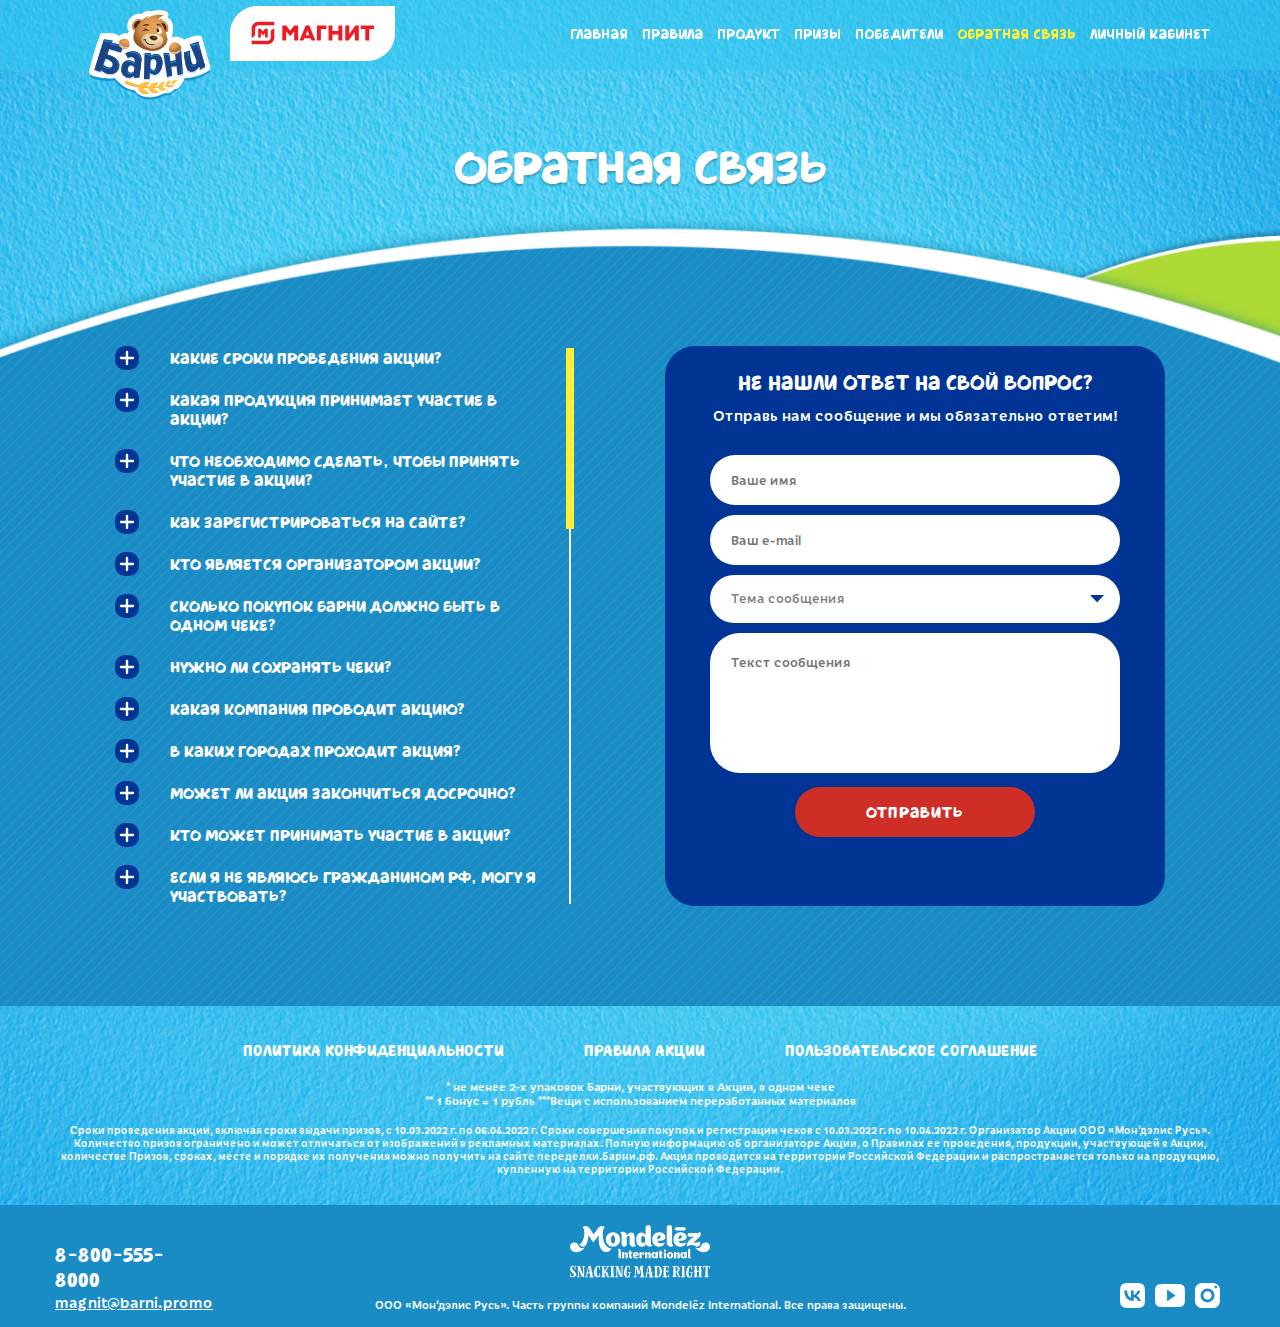
<file: faq.html>
<!DOCTYPE html>
<html lang="en">
<head>
	<meta charset="UTF-8">
	<title>Barni Eco</title>
	<meta http-equiv="X-UA-Compatible" content="IE=edge">
    <meta name="viewport" content="width=device-width, initial-scale=1.0, maximum-scale=1.0, minimum-scale=1.0, user-scalable=no">
    <meta name="format-detection" content="telephone=no">
    <link rel="icon" href="favicon.ico">
	<link rel="stylesheet" href="fonts/stylesheet.css">
	<link rel="stylesheet" href="libs/select2/select2.min.css">
	<link rel="stylesheet" href="libs/simplebar/simplebar.css">
	<link rel="stylesheet" href="css/styles.css">
	<!--[if lte IE 9]>
    <script src="http://phpbbex.com/oldies/oldies.js" charset="utf-8"></script>
    <script src="https://oss.maxcdn.com/html5shiv/3.7.3/html5shiv.min.js"></script>
    <script src="https://oss.maxcdn.com/respond/1.4.2/respond.min.js"></script>
    <![endif]-->
</head>
<body>
	<div class="wrapper">
		<div class="content">
			<header>
				<div class="menu">
					<a href="index.html" class="logo">
						<img src="img/logo.png" alt="">
					</a>
					<div class="logo-magnit"></div>
					<a href="#!" class="burger"></a>
					<nav class="menu-links">
						<a href="index.html" class="menu-link">Главная</a>
						<a href="#!" class="menu-link" target="_blank">Правила</a>
						<a href="product.html" class="menu-link">Продукт</a>
						<a href="prizes.html" class="menu-link">Призы</a>
						<a href="winners.html" class="menu-link">Победители</a>
						<a href="faq.html" class="menu-link active">Обратная связь</a>
						<a href="lk.html" class="menu-link pop-op" data-popup="auth">Личный кабинет</a>
					</nav>
				</div>
			</header>
			<section class="inner-page faq-page">
				<div class="container">
					<div class="page-title">ОБРАТНАЯ СВЯЗЬ</div>
					<div class="faq-container">
						<div class="faq-wrap accordion-wrap" data-simplebar data-simplebar-auto-hide="false">
							<div class="faq-item">
								<div class="faq-item-title accordion-title">Какие сроки проведения Акции?</div>
								<div class="faq-item-text">
									•	Общие сроки проведения Акции: с 10 марта 2022 г. по 30 апреля 2022 г (включительно). <br>
									•	Срок приобретения Продукции покупателем для участия в Акции: с 10 марта 2022 года по 06 апреля 2022 года (включительно). <br>
									•	Срок регистрации чеков для участия в Акции: с 10 марта 2022 года по 06 апреля 2022 года (включительно). <br> 
									•	Срок определения Победителей Акции: с 10 марта 2022 года по 08 апреля 2022 года (включительно). <br>
									•	Срок вручения Призов Победителям Акции: с 10 марта 2022 г. по 30 апреля 2022 г. (включительно). <br><br>
									Все сроки зафиксированы по московскому времени.
								</div>
							</div>
							<div class="faq-item">
								<div class="faq-item-title accordion-title">Какая продукция принимает участие в Акции?</div>
								<div class="faq-item-text">
									•	Пирожное бисквитное «Медвежонок Барни» Фан Сэндвич с начинкой с кусочками темного шоколада – оригинальный вкус, 180 г. <br>
									•	Пирожное бисквитное «Медвежонок Барни» Фан Сэндвич с какао и с начинкой с кусочками темного шоколада, 180 г.<br>
									•	Пирожное бисквитное с шоколадной начинкой «Медвежонок Барни», 150 г.<br>
									•	Пирожное бисквитное с молочной начинкой «Медвежонок Барни», 150 г.<br>
									•	Пирожное бисквитное с бананово-йогуртовой начинкой «Медвежонок Барни», 150 г.<br>
									•	Пирожное бисквитное с начинкой со вкусом вареного сгущенного молока «Медвежонок Барни», 150 г.<br>
									•	Пирожное бисквитное с шоколадной начинкой и начинкой со вкусом ореха «Медвежонок Барни» Дуо, 150 г.<br>
									•	Пирожное бисквитное с клубничной начинкой и начинкой со вкусом ванили «Медвежонок Барни» Дуо, 150 г.<br>
									•	Пирожное бисквитное с абрикосовой начинкой «Медвежонок Барни», 150 г.
								</div>
							</div>
							<div class="faq-item">
								<div class="faq-item-title accordion-title">Что необходимо сделать, чтобы принять участие в Акции?</div>
								<div class="faq-item-text">
									Для получения Гарантированного Приза: <br>
									Приобрести в любом магазине Торговой сети «Магнит» не менее 2 единиц Продукции под товарным знаком «Медвежонок Барни» из акционного списка в 1 Чеке и предъявить карту лояльности Магнит. <br><br>

									Для получения Еженедельного Приза: <br>
									1.	Приобрести в любом магазине Торговой сети «Магнит» не менее 2 единиц Продукции под товарным знаком «Медвежонок Барни» из акционного списка в 1 Чеке. <br>
									Зарегистрировать Чек/Чеки на сайте www.переделки.барни.рф <br>
									К участию в Акции не допускаются Чеки, регистрируемые повторно, некорректно введенные/написанные, вымышленные.<br><br>

									Если Участник Акции зарегистрировал 5 некорректных Чеков подряд, то Участнику блокируется доступ к участию в розыгрыше на сутки.
								</div>
							</div>
							<div class="faq-item">
								<div class="faq-item-title accordion-title">Как зарегистрироваться на Сайте?</div>
								<div class="faq-item-text">
									Организатором акции является ООО «ЯКОБС ДАУ ЭГБЕРТС РУС»
								</div>
							</div>
							<div class="faq-item">
								<div class="faq-item-title accordion-title">Кто является организатором Акции?</div>
								<div class="faq-item-text">
									Для регистрации Вам необходимо зайти на сайт www.переделки.барни.рф и ввести свои Фамилию, Имя, Отчество, согласно документу, удостоверяющему личность, номер мобильного телефона, адрес электронного почтового ящика и пройти верификацию (т.е. подтвердить правильность введения электронной почты путем ввода кода подтверждения отправленного на электронный адрес, указанный при регистрации), подтвердить согласие на обработку Персональных Данных.
								</div>
							</div>
							<div class="faq-item">
								<div class="faq-item-title accordion-title">Сколько покупок Барни должно быть в одном чеке?</div>
								<div class="faq-item-text">
									Для того чтобы принять участие в Акции, необходимо купить 2 упаковки бисквитов «Медвежонок Барни» из акционного списка, зарегистрированных в одном чеке.
								</div>
							</div>
							<div class="faq-item">
								<div class="faq-item-title accordion-title">Нужно ли сохранять чеки?</div>
								<div class="faq-item-text">
									Чеки за покупку Продукции, необходимо сохранять в течение всего периода проведения Акции. Оператор/Организатор вправе потребовать от Участника предоставления оригинала Чека  для подтверждения факта покупки Продукции в течение всего периода проведения Акции.
								</div>
							</div>
							<div class="faq-item">
								<div class="faq-item-title accordion-title">Какая компания проводит Акцию?</div>
								<div class="faq-item-text">
									Организатором Акции является ООО «Мон’дэлис Русь». Место нахождения: Россия, 601123, г. Покров, Владимирская область, Петушинский р-н, ул. Франца Штольверка, д. 10. Банковские реквизиты: ИНН: 3321020710 КПП: 997150001, р/с 40702810500000100331 в ООО Эйч-эс-би-си Банк (РР), 115054, Россия, Москва, Павелецкая площадь, д.2, стр.2, к/с 30101810400000000351, БИК: 044525351. <br><br>
									 
									Оператором Акции является НАО «ЭМГ Промо». Место нахождения: Россия, 115172, г. Москва, вн.тер.г. муниципальный округ Таганский, ул. Народная, д. 14, стр. 3, подв., помещение II, ком. 5. ИНН 770501001.
								</div>
							</div>
							<div class="faq-item">
								<div class="faq-item-title accordion-title">В каких городах проходит Акция?</div>
								<div class="faq-item-text">
									Акция проводится во всех магазинах торговой сети «Магнит» на территории Российской Федерации и распространяется только на продукцию, купленную на территории Российской Федерации.
								</div>
							</div>
							<div class="faq-item">
								<div class="faq-item-title accordion-title">Может ли Акция закончиться досрочно?</div>
								<div class="faq-item-text">
									Организатор Акции вправе изменять условия данной Акции в течение всего срока проведения Акции, предварительно уведомив Участников Акции на сайте за три календарных дня до вступления изменений в силу.
								</div>
							</div>
							<div class="faq-item">
								<div class="faq-item-title accordion-title">Кто может принимать участие в Акции?</div>
								<div class="faq-item-text">
									К участию в Акции допускаются совершеннолетние дееспособные лица, являющиеся гражданами Российской Федерации, постоянно проживающие на территории Российской Федерации. 
								</div>
							</div>
							<div class="faq-item">
								<div class="faq-item-title accordion-title">Если я не являюсь гражданином РФ, могу я участвовать?</div>
								<div class="faq-item-text">
									К сожалению, нет, так как в Акции имеют право принимать участие только граждане РФ, постоянно проживающие на ее территории.
								</div>
							</div>
							<div class="faq-item">
								<div class="faq-item-title accordion-title">Могу ли я участвовать, если я являюсь гражданином другого государства, но проживаю на территории РФ (или наоборот)?</div>
								<div class="faq-item-text">
									К сожалению, нет, так как в Акции могут принимать участие граждане Российской Федерации, постоянно проживающие на ее территории.
								</div>
							</div>
							<div class="faq-item">
								<div class="faq-item-title accordion-title">Если я являюсь гражданином РФ, но проживаю на территории другого государства, могу я участвовать в Акции?</div>
								<div class="faq-item-text">
									К сожалению, нет, так как к участию в Акции допускаются лица, являющиеся гражданами Российской Федерации, постоянно проживающие на территории Российской Федерации.
								</div>
							</div>
							<div class="faq-item">
								<div class="faq-item-title accordion-title">Сколько чеков я могу зарегистрировать за весь период акции?</div>
								<div class="faq-item-text">
									Количество регистрируемых Чеков за весь период Акции не ограничено.
								</div>
							</div>
							<div class="faq-item">
								<div class="faq-item-title accordion-title">Какие призы и в каком количестве разыгрываются в Акции?</div>
								<div class="faq-item-text">
									Гарантированные призы: <br>

									Единоразовое начисление 10 бонусов на карту лояльности Участника торговой сети «Магнит». Общее количество баллов – 100 000 шт.<br><br>

									Еженедельные Призы:<br>

									•	Приз №1 - Поясная сумка  – 100 штук;<br>
									•	Приз №2 - Сумка-холодильник – 100 штук;<br>
									•	Приз №3 - Футболка – 150 штук;<br>
									•	Приз №4 – Рюкзак – 150 шт;
								</div>
							</div>
							<div class="faq-item">
								<div class="faq-item-title accordion-title">Сколько Гарантированных призов можно выиграть в течении Акции?</div>
								<div class="faq-item-text">
									Один Участник может выиграть неограниченное количество баллов в рамках общего количества Гарантированных Призов – 100 000 баллов.
								</div>
							</div>
							<div class="faq-item">
								<div class="faq-item-title accordion-title">Сколько Еженедельных призов можно выиграть в течении Акции?</div>
								<div class="faq-item-text">
									Один Участник может выиграть не более 1 Еженедельного Приза.
								</div>
							</div>
							<div class="faq-item">
								<div class="faq-item-title accordion-title">Когда происходит розыгрыш Еженедельных Призов?</div>
								<div class="faq-item-text">
									Розыгрыш Еженедельных Призов происходит: <br>

									•	За период с 10 по 17 марта  2022г. - 22 марта 2022 года в 18:00 <br>
									•	За период с 18 по 24 марта 2022г. - 29 марта 2022 года в 18:00 <br>
									•	За период с 25 по 31 марта 2022г.  – 5 апреля 2022 года в 18:00 <br>
									•	За период с 1 по 6 апреля 2022г. - 8 апреля 2022 года в 18:00
								</div>
							</div>
							<div class="faq-item">
								<div class="faq-item-title accordion-title">В какие сроки происходит выдача Еженедельных Призов?</div>
								<div class="faq-item-text">
									Выдача Еженедельных Призов происходит с 10 марта 2022 г. по 30 апреля 2022 г. (включительно).
								</div>
							</div>
							<div class="faq-item">
								<div class="faq-item-title accordion-title">Как осуществляется выдача Еженедельных Призов?</div>
								<div class="faq-item-text">
									Еженедельные Призы передаются Победителю через курьерскую службу. Для доставки Еженедельных Призов курьерской службой, Победителю необходимо указать адрес доставки в Личном кабинете на Сайте www.переделки.барни.рф в течение 72 часов с момента оповещения о выигрыше в Личном кабинете и на электронной почте, указанной при регистрации.
								</div>
							</div>
							<div class="faq-item">
								<div class="faq-item-title accordion-title">Какую информацию необходимо предоставить, чтобы получить Еженедельный Приз?</div>
								<div class="faq-item-text">
									Для получения Еженедельного приза победитель обязуется предоставить Оператору Акции на электронную почту magnit@barni.promo следующие документы и информацию в течение 72 часов: <br>
									•	Подтвердить номер мобильного телефона, который был указан при регистрации на сайте Акции www.переделки.барни.рф и по которому Оператор Акции может связаться с Победителем. <br>
									•	Указать адрес для доставки приза. <br>
									•	Иную информацию по запросу Оператора Акции, необходимую для вручения Призов Победителю.
								</div>
							</div>
							<div class="faq-item">
								<div class="faq-item-title accordion-title">Как я узнаю, что выиграл приз?</div>
								<div class="faq-item-text">
									Информация о выигранных призах отображается в Личном кабинете на Сайте Акции, а так же вам придет письмо на электронную почту, указанную при регистрации, с информацией о выигрыше.
								</div>
							</div>
							<div class="faq-item">
								<div class="faq-item-title accordion-title">В каких случаях Организатор может запретить участнику дальнейшее участие в Акции?</div>
								<div class="faq-item-text">
									•	Если у Организатора/Оператора Акции есть предположения в том, что предоставленная Участником информация при регистрации неверна, неполна, ошибочна или неточна; <br>
									•	 Если у Организатора/Оператора Акции есть сомнения/основания полагать, что Участник совершает мошеннические действия, участвует в обмане, подкупе или финансовых махинациях, предложениях материальной выгоды лицам, принимающим участие в голосовании, в том числе во множественных регистрациях, использовании динамических и прочих манипуляциях на Сайте, которые повлекли или могут повлечь за собой неблагоприятные последствия различного типа и степени как для самого Сайта, так и его Участников, <br>
									•	Если Участник действует в нарушение настоящих Правил.
								</div>
							</div>
							<div class="faq-item">
								<div class="faq-item-title accordion-title">Нужно ли мне платить налоги на приз? Или платить что-то для получения приза?</div>
								<div class="faq-item-text">
									Нет. Само по себе получение Победителями Призов настоящей Акции не влечет за собой обязанности по уплате НДФЛ.
								</div>
							</div>
							<div class="faq-item">
								<div class="faq-item-title accordion-title">Могу ли я получить в денежном эквиваленте свой приз?</div>
								<div class="faq-item-text">
									Нет, выдача призов в денежном эквиваленте не предусмотрена Правилами Акции.
								</div>
							</div>
							<div class="faq-item">
								<div class="faq-item-title accordion-title">В каких случаях Организатор может отказать Победителю в выдаче Приза?</div>
								<div class="faq-item-text">
									Организатор может отказать победителю в выдаче приза, в  случае, если Участник отказался от Призов, либо не предоставил в течение 72 часов данные, запрашиваемые Оператором Акции. 
								</div>
							</div>
							<div class="faq-item">
								<div class="faq-item-title accordion-title">Могут ли мои личные данные быть использованы компанией в других целях?</div>
								<div class="faq-item-text">
									Нет. Персональные данные собираются с целью отправки Победителю Приза, сообщений победителю о выигрыше, информации о продукции Организатора и проводимых им мероприятиях, рекламных предложений, а также с целью проведения маркетингового анализа и подготовки статистической информации, а также иных целей, необходимых в соответствии с законодательством Российской Федерации.
								</div>
							</div>
							<div class="faq-item">
								<div class="faq-item-title accordion-title">Где можно ознакомиться с полными Правилами Акции?</div>
								<div class="faq-item-text">
									С полными Правилами Акции вы можете ознакомиться по <a href="/Rules.pdf" class="link">ссылке</a>. <br>
									Дополнительную интересующую информацию об условиях участия и проведения Акции, можно узнать на сайте Акции переделки.барни.рф, заполнив форму обратной связи, а также отправив письмо на электронный ящик magnit@barni.promo, или по  телефону горячий линии: 8-800-555-80-00 (звонки на территории Российской Федерации бесплатные).
								</div>
							</div>
						</div>
						<div class="feedback-wrap">
							<div class="feedback-title">Не нашли ответ <br class="mobile-visible">на свой вопрос?</div>
							<div class="feedback-desc">Отправь нам сообщение и мы <br class="mobile-visible">обязательно ответим!</div>
							<form class="feedback-form">
								<div class="input-field">
		                    		<input type="text" name="name" placeholder="Ваше имя" required>
		                    	</div>
		                    	<div class="input-field">
		                    		<input type="text" name="email" placeholder="Ваш e-mail" required>
		                    	</div>
		                    	<div class="input-field">
		                    		<div class="select feedback-select">
										<select name="ThemeId" data-placeholder="Тема сообщения" required>
			                                <option value=""></option>
		                                    <option value="1">Вопрос по работе сайта</option>
		                                    <option value="2">Вопрос по правилам акции</option>
		                                    <option value="3">Вопрос по продукции</option>
		                                    <option value="4">Вопрос по призам</option>
		                                    <option value="5">Другое</option>
			                            </select>
									</div>
		                    	</div>
		                    	<div class="input-field">
		                    		<textarea name="message" placeholder="Текст сообщения" required></textarea>
		                    	</div>
		                    	<!-- <div class="checkbox-wrapper">
			                        <div class="input-field checkbox-field">
			                            <label for="check-data1" class="checkbox">
			                                <input id="check-data1" name="check-data1" type="checkbox" required>
			                                <span class="checkmark"></span>
			                                <span class="checkbox-text">Я согласен на обработку моих <a href="#!" class="rules-link link" target="_blank">персональных данных</a></span>
			                            </label> 
			                        </div>
								</div> -->
		                    	<div class="btn-wrapper">
									<button class="btn btn-feedback">Отправить</button>
								</div>
							</form>
						</div>
					</div>
				</div>
			</section>
		</div>
		<footer>
			<div class="container">
				<div class="footer-links">
					<a href="#!" class="invert-link" target="_blank">Политика конфиденциальности</a>
					<a href="#!" class="invert-link" target="_blank">Правила акции</a>
					<a href="#!" class="invert-link" target="_blank">Пользовательское соглашение</a>
				</div>
				<div class="footer-text">
					<span>
						* не менее 2-х упаковок Барни, участвующих в Акции, в одном чеке <br>
						** 1 бонус = 1 рубль <br class="mobile-visible">***Вещи с использованием переработанных материалов
					</span>
					Сроки проведения акции, включая сроки выдачи призов, с 10.03.2022 г. по 06.04.2022 г. Сроки совершения покупок и регистрации чеков с 10.03.2022 г. по 10.04.2022 г. Организатор Акции ООО «Мон’дэлис Русь». Количество призов ограничено и может отличаться от изображений в рекламных материалах. Полную информацию об организаторе Акции, о Правилах ее проведения, продукции, участвующей в Акции, количестве Призов, сроках, месте и порядке их получения можно получить на сайте переделки.барни.рф. Акция проводится на территории Российской Федерации и распространяется только на продукцию, купленную на территории Российской Федерации.
				</div>
			</div>
			<div class="footer-container">
				<div class="container">
					<div class="footer-wrapper">
						<div class="footer-contacts">
							<a href="tel:8-800-555-8000" class="footer-phone invert-link">8-800-555-8000</a>
							<a href="mailto:magnit@barni.promo " class="footer-mail link">magnit@barni.promo </a>
						</div>
						<div class="footer-copyright">
							<div class="mndlz">
								<img src="img/mndlz.svg" alt="">
							</div>
							<div class="copyright">ООО «Мон’дэлис Русь». Часть группы компаний Mondelēz International. Все права защищены.</div>
						</div>
						<div class="footer-socials">
							<a href="#!" target="_blank">
								<img src="img/vk.svg" alt="">
							</a>
							<a href="#!" target="_blank">
								<img src="img/yt.svg" alt="">
							</a>
							<a href="#!" target="_blank">
								<img src="img/inst.svg" alt="">
							</a>
						</div>
					</div>
				</div>
			</div>
		</footer>
	</div>
	<div class="popups">
		<div id="auth" class="popup">
			<div class="popup__wrap">
				<a href="#!" class="close-popup js-close-popup"></a>
                <div class="popup__inner">
                    <div class="popup__title">Вход</div>
                    <div class="popup__error"></div>
                    <form class="popup-form">
                    	<div class="input-field">
                    		<input type="text" name="email" placeholder="E-mail" required>
                    	</div>
                    	<div class="input-field mb30">
                    		<input type="password" name="password" class="pwd-input" placeholder="Пароль" required="">
                    		<a href="#!" class="link restore-link pop-op" data-popup="restore-password">Забыли пароль?</a>
                    	</div>
                    	<div class="btn-wrapper">
							<button class="btn">Войти</button>
						</div>
                    </form>
                    <div class="reg-text">
                    	Если вы впервые на сайте, то вам необходимо
                    	<a href="#!" class="link popup-link pop-op" data-popup="reg">Зарегистрироваться</a>
                    </div>
                </div>
            </div>
		</div>
		<div id="reg" class="popup">
			<div class="popup__wrap">
				<a href="#!" class="close-popup js-close-popup"></a>
                <div class="popup__inner">
                    <div class="popup__title">Регистрация</div>
                    <div class="popup__error"></div>
                    <form class="popup-form">
                    	<div class="input-field">
                    		<input type="text" name="lastName" placeholder="Ф.И.О." required>
                    	</div>
                    	<div class="input-field">
                    		<input type="text" name="email" placeholder="E-mail" required>                    		
                    	</div>
                    	<div class="input-field">
                    		<input type="text" name="phone" class="phone-mask" placeholder="Мобильный телефон" required>                    		
                    	</div>
                    	<div class="checkbox-wrapper">
							<div class="input-field checkbox-field">
	                            <label for="check-rules" class="checkbox">
	                                <input id="check-rules" name="check-rules" type="checkbox" required>
	                                <span class="checkmark"></span>
	                                <span class="checkbox-text">Я согласен с <a href="#!" class="rules-link link" target="_blank">Правилами акции</a></span>
	                            </label> 
	                        </div>
	                        <div class="input-field checkbox-field">
	                            <label for="check-data" class="checkbox">
	                                <input id="check-data" name="check-data" type="checkbox" required>
	                                <span class="checkmark"></span>
	                                <span class="checkbox-text">Я согласен на обработку моих <a href="#!" class="rules-link link" target="_blank">персональных данных</a></span>
	                            </label> 
	                        </div>
	                        <div class="input-field checkbox-field">
	                            <label for="check-mndzl" class="checkbox">
	                                <input id="check-mndzl" name="check-mndzl" type="checkbox" required>
	                                <span class="checkmark"></span>
	                                <span class="checkbox-text">Я согласен получать рассылки по акциям Mondelez</span>
	                            </label> 
	                        </div>
						</div>
						<div class="btn-wrapper">
							<a href="#!" class="btn pop-op" data-popup="reg-success">Зарегистрироваться</a>
							<!-- <button class="btn">Зарегистрироваться</button> -->
						</div>
                    </form>
                </div>
            </div>
		</div>
		<div id="reg-success" class="popup">
			<div class="popup__wrap">
				<a href="#!" class="close-popup js-close-popup"></a>
                <div class="popup__inner">
                	<div class="popup__title">Регистрация <br>пройдена</div>
                    <div class="popup__desc">Пароль для входа на сайт отправлен на почту, указанную при регистрации</div>
                    <div class="btn-wrapper">
						<a href="#!" class="btn pop-op" data-popup="auth">Войти</a>
					</div>
                </div>
            </div>
		</div>
		<div id="restore-password" class="popup">
			<div class="popup__wrap">
				<a href="#!" class="close-popup js-close-popup"></a>
                <div class="popup__inner">
                    <div class="popup__title">Сброс пароля</div>
                    <form class="popup-form">
                    	<div class="popup__desc before-send">Укажите почту, с которой вы регистрировались на сайте</div>
                    	<div class="popup__desc after-send" style="display: none;">Новый пароль выслан на указанный <br>при регистрации адрес электронной почты</div>
                    	<div class="input-field">
                    		<input type="text" name="email" placeholder="E-mail" required>
                    	</div>
                    	<div class="input-field mb30">
							<span class="clock-text" style="display: none;">Можно отправить повторно через <span class="clock"></span></span>
                    	</div>
                    	<div class="btn-wrapper">
							<button class="btn">Отправить</button>
						</div>
                    </form>
                </div>
            </div>
		</div>
		<div id="feedback-success" class="popup">
			<div class="popup__wrap">
				<a href="#!" class="close-popup js-close-popup"></a>
                <div class="popup__inner">
                	<div class="popup__title">Обращение <br>принято</div>
                    <div class="popup__desc">Спасибо за обращение! <br>Мы ответим на него в ближайшее время</div>
                    <div class="btn-wrapper">
						<a href="#!" class="btn js-close-popup">Понятно</a>
					</div>
                </div>
            </div>
		</div>
	</div>

	<script src="libs/jquery-3.5.1.min.js"></script>
	<script src="libs/select2/select2.min.js"></script>
	<script src="libs/jquery.validate.min.js"></script>
	<script src="libs/simplebar/simplebar.min.js"></script>
	<script src="libs/jquery.inputmask.min.js"></script>
	<script src="libs/jquery.countdown.min.js"></script>
	<script src="js/scripts.js"></script>
</body>
</html>
</file>
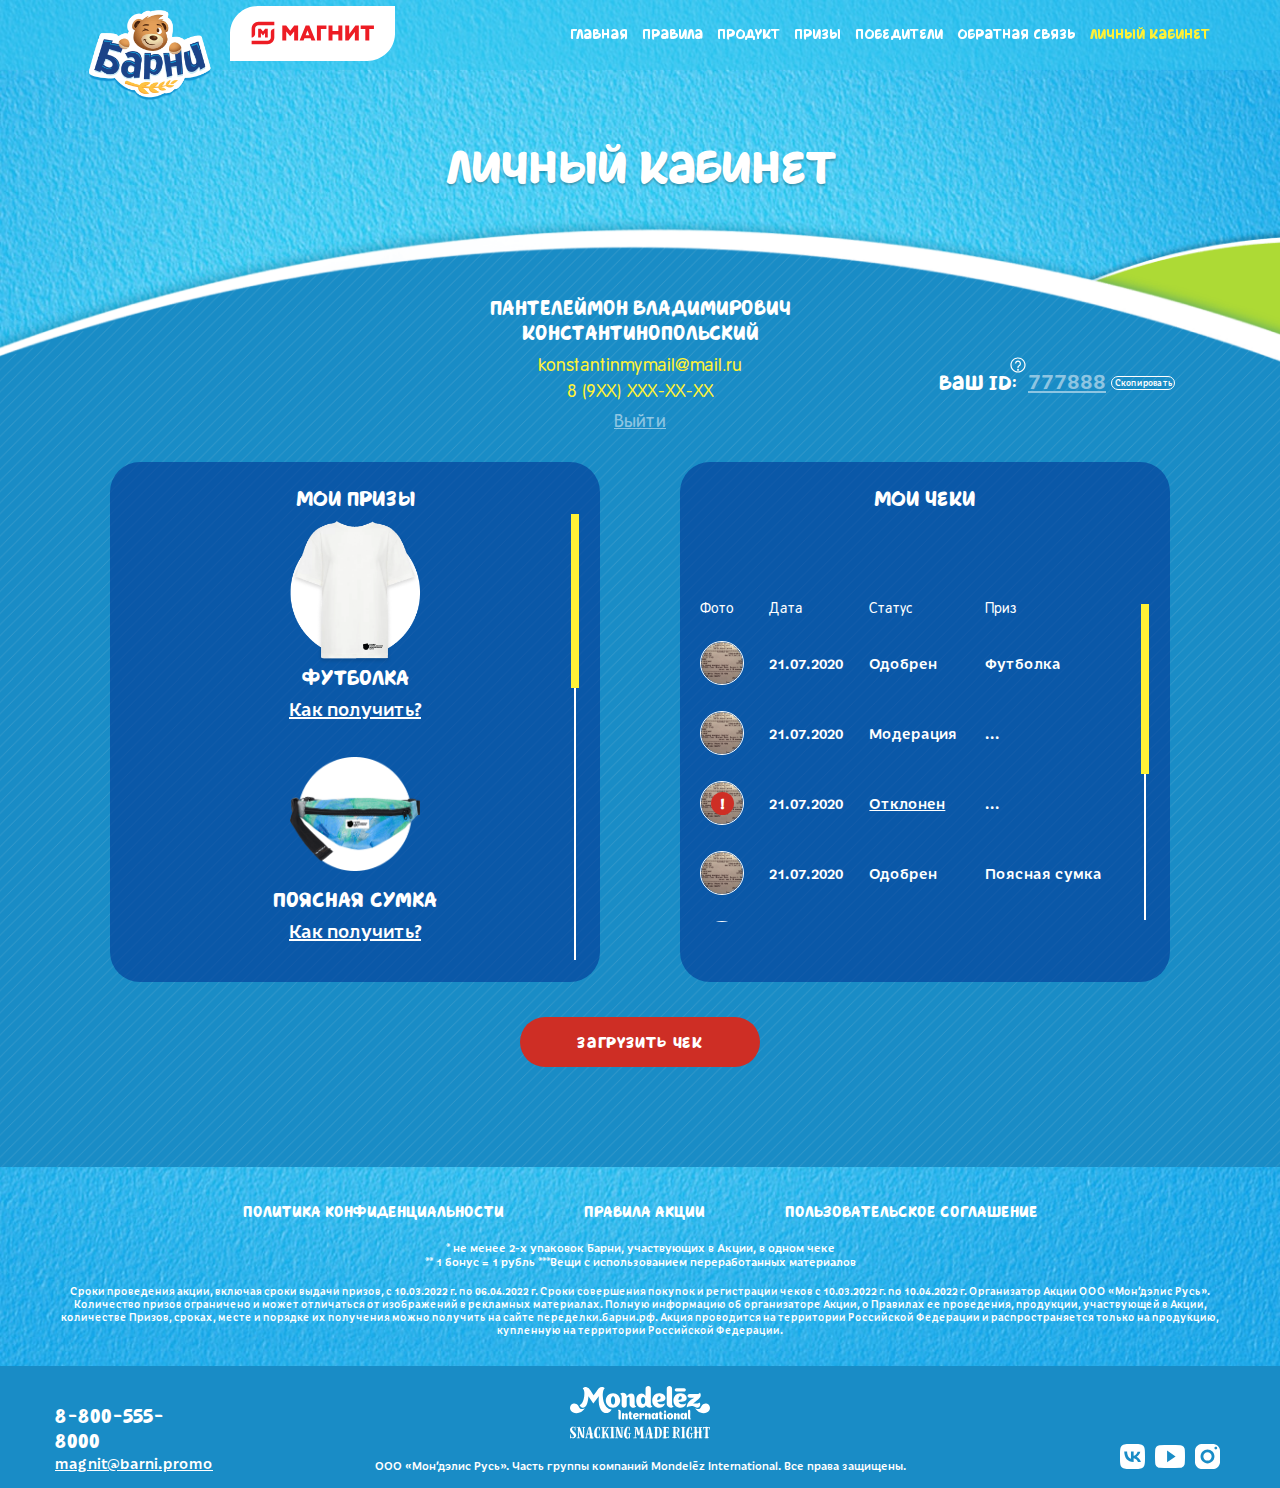
<file: lk.html>
<!DOCTYPE html>
<html lang="en">
<head>
	<meta charset="UTF-8">
	<title>Barni Eco</title>
	<meta http-equiv="X-UA-Compatible" content="IE=edge">
    <meta name="viewport" content="width=device-width, initial-scale=1.0, maximum-scale=1.0, minimum-scale=1.0, user-scalable=no">
    <meta name="format-detection" content="telephone=no">
    <link rel="icon" href="favicon.ico">
	<link rel="stylesheet" href="fonts/stylesheet.css">
	<link rel="stylesheet" href="libs/select2/select2.min.css">
	<link rel="stylesheet" href="libs/simplebar/simplebar.css">
	<link rel="stylesheet" href="css/styles.css">
	<!--[if lte IE 9]>
    <script src="http://phpbbex.com/oldies/oldies.js" charset="utf-8"></script>
    <script src="https://oss.maxcdn.com/html5shiv/3.7.3/html5shiv.min.js"></script>
    <script src="https://oss.maxcdn.com/respond/1.4.2/respond.min.js"></script>
    <![endif]-->
</head>
<body>
	<div class="wrapper">
		<div class="content">
			<header>
				<div class="menu">
					<a href="index.html" class="logo">
						<img src="img/logo.png" alt="">
					</a>
					<div class="logo-magnit"></div>
					<a href="#!" class="burger"></a>
					<nav class="menu-links">
						<a href="index.html" class="menu-link">Главная</a>
						<a href="#!" class="menu-link" target="_blank">Правила</a>
						<a href="product.html" class="menu-link">Продукт</a>
						<a href="prizes.html" class="menu-link">Призы</a>
						<a href="winners.html" class="menu-link">Победители</a>
						<a href="faq.html" class="menu-link">Обратная связь</a>
						<a href="lk.html" class="menu-link active">Личный кабинет</a>
					</nav>
				</div>
			</header>
			<section class="inner-page lk-page">
				<div class="container">
					<div class="page-title">Личный кабинет</div>
					<div class="profile-block">
						<div class="promocode-block">
							<div class="promocode-title">
								ваш id:
								<a href="#!" class="tooltip-trigger"></a>
								<div class="tooltip">
									Скопируйте и отправьте своим друзьям ссылку и получите бонусы
								</div>
							</div>
							<div class="promocode-value">777888</div>
							<button class="promocode-btn" onclick="navigator.clipboard.writeText(document.querySelector('.promocode-value').innerHTML.trim());">Скопировать</button>
						</div>
						<div class="profile-info">
							<div class="profile-name">
								Пантелеймон Владимирович Константинопольский
							</div>
							<div class="profile-contacts">
								<div class="profile-contact profile-mail">konstantinmymail@mail.ru</div>
								<div class="profile-contact profile-phone">8 (9ХХ) ХХХ-ХХ-ХХ</div>
							</div>
							<a href="index.html" class="logout-link link">Выйти</a>
						</div>
					</div>
					<div class="lk-wrapper">
						<div class="lk-table-wrapper lk-table-prizes">
							<div class="lk-table-title">Мои призы</div>
							<!-- <div class="lk-announce">Тут скоро будут ваши призы!</div> -->
							<div class="lk-prizes" data-simplebar data-simplebar-auto-hide="false">
								<div class="lk-prize">
									<div class="lk-prize-img">
										<img src="img/prizes/tshirt.png" alt="">
									</div>
									<div class="lk-prize-name">Футболка</div>
									<a href="#!" class="lk-prize-link link pop-op" data-popup="get-prize">Как получить?</a>
								</div>
								<div class="lk-prize">
									<div class="lk-prize-img">
										<img src="img/prizes/pbag.png" alt="">
									</div>
									<div class="lk-prize-name">Поясная сумка</div>
									<a href="#!" class="lk-prize-link link pop-op" data-popup="get-prize">Как получить?</a>
								</div>
								<div class="lk-prize">
									<div class="lk-prize-img">
										<img src="img/prizes/card.png" alt="">
									</div>
									<div class="lk-prize-name">Гарантированный приз</div>
									<a href="#!" class="lk-prize-link link pop-op" data-popup="get-prize">Как получить?</a>
								</div>
								<div class="lk-prize">
									<div class="lk-prize-img">
										<img src="img/prizes/bpack.png" alt="">
									</div>
									<div class="lk-prize-name">Рюкзак</div>
									<a href="#!" class="lk-prize-link link pop-op" data-popup="get-prize">Как получить?</a>
								</div>
								<div class="lk-prize">
									<div class="lk-prize-img">
										<img src="img/prizes/bag.png" alt="">
									</div>
									<div class="lk-prize-name">Сумка-холодильник</div>
									<a href="#!" class="lk-prize-link link pop-op" data-popup="get-prize">Как получить?</a>
								</div>
							</div>
						</div>
						<div class="lk-table-wrapper lk-table-checks">
							<div class="lk-table-title">Мои чеки</div>
							<!-- <div class="lk-announce">Еще не загрузили чеки</div> -->
							<div class="lk-table table-wrapper" data-simplebar data-simplebar-auto-hide="false">
								<table>
									<thead>
										<tr>
											<th>Фото</th>
											<th class="desktop-visible">Дата</th>
											<th class="desktop-visible">Статус</th>
											<th class="mobile-visible">Статус</th>
											<th>Приз</th>
										</tr>
									</thead>
									<tbody>
										<tr>
											<td>
												<div class="check-preview">
													<img src="img/check.png" alt="Чек">
												</div>
											</td>
											<td class="desktop-visible">21.07.2020</td>
											<td class="desktop-visible">Одобрен</td>
											<td class="mobile-visible">
												21.07.2020 <br>
												Одобрен
											</td>
											<td>Футболка</td>
										</tr>
										<tr>
											<td>
												<div class="check-preview">
													<img src="img/check.png" alt="Чек">
												</div>
											</td>
											<td class="desktop-visible">21.07.2020</td>
											<td class="desktop-visible">Модерация</td>
											<td class="mobile-visible">
												21.07.2020 <br>
												Модерация
											</td>
											<td>...</td>
										</tr>
										<tr>
											<td>
												<div class="check-preview rejected">
													<img src="img/check.png" alt="Чек">
												</div>
											</td>
											<td class="desktop-visible">21.07.2020</td>
											<td class="desktop-visible"><a href="#!" class="rejected-link link pop-op" data-popup="check-rejected">Отклонен</a></td>
											<td class="mobile-visible">
												21.07.2020 <br>
												<a href="#!" class="rejected-link link pop-op" data-popup="check-rejected">Отклонен</a>
											</td>
											<td>...</td>
										</tr>
										<tr>
											<td>
												<div class="check-preview">
													<img src="img/check.png" alt="Чек">
												</div>
											</td>
											<td class="desktop-visible">21.07.2020</td>
											<td class="desktop-visible">Одобрен</td>
											<td class="mobile-visible">
												21.07.2020 <br>
												Одобрен
											</td>
											<td>Поясная сумка</td>
										</tr>
										<tr>
											<td>
												<div class="check-preview">
													<img src="img/check.png" alt="Чек">
												</div>
											</td>
											<td class="desktop-visible">21.07.2020</td>
											<td class="desktop-visible">Модерация</td>
											<td class="mobile-visible">
												21.07.2020 <br>
												Модерация
											</td>
											<td>...</td>
										</tr>
										<tr>
											<td>
												<div class="check-preview rejected">
													<img src="img/check.png" alt="Чек">
												</div>
											</td>
											<td class="desktop-visible">21.07.2020</td>
											<td class="desktop-visible"><a href="#!" class="rejected-link link pop-op" data-popup="check-rejected">Отклонен</a></td>
											<td class="mobile-visible">
												21.07.2020 <br>
												<a href="#!" class="rejected-link link pop-op" data-popup="check-rejected">Отклонен</a>
											</td>
											<td>...</td>
										</tr>
										<tr>
											<td>
												<div class="check-preview">
													<img src="img/check.png" alt="Чек">
												</div>
											</td>
											<td class="desktop-visible">21.07.2020</td>
											<td class="desktop-visible">Модерация</td>
											<td class="mobile-visible">
												21.07.2020 <br>
												Модерация
											</td>
											<td>...</td>
										</tr>
										<tr>
											<td>
												<div class="check-preview">
													<img src="img/check.png" alt="Чек">
												</div>
											</td>
											<td class="desktop-visible">21.07.2020</td>
											<td class="desktop-visible">Модерация</td>
											<td class="mobile-visible">
												21.07.2020 <br>
												Модерация
											</td>
											<td>...</td>
										</tr>
									</tbody>
								</table>
							</div>
						</div>
						<div class="btn-wrapper mobile-visible">
							<a href="#!" class="btn pop-op" data-popup="check-upload">Загрузить чек</a>
						</div>
					</div>
					<div class="btn-wrapper desktop-visible">
						<a href="#!" class="btn pop-op" data-popup="check-upload">Загрузить чек</a>
					</div>
				</div>
			</section>
		</div>
		<footer>
			<div class="container">
				<div class="footer-links">
					<a href="#!" class="invert-link" target="_blank">Политика конфиденциальности</a>
					<a href="#!" class="invert-link" target="_blank">Правила акции</a>
					<a href="#!" class="invert-link" target="_blank">Пользовательское соглашение</a>
				</div>
				<div class="footer-text">
					<span>
						* не менее 2-х упаковок Барни, участвующих в Акции, в одном чеке <br>
						** 1 бонус = 1 рубль <br class="mobile-visible">***Вещи с использованием переработанных материалов
					</span>
					Сроки проведения акции, включая сроки выдачи призов, с 10.03.2022 г. по 06.04.2022 г. Сроки совершения покупок и регистрации чеков с 10.03.2022 г. по 10.04.2022 г. Организатор Акции ООО «Мон’дэлис Русь». Количество призов ограничено и может отличаться от изображений в рекламных материалах. Полную информацию об организаторе Акции, о Правилах ее проведения, продукции, участвующей в Акции, количестве Призов, сроках, месте и порядке их получения можно получить на сайте переделки.барни.рф. Акция проводится на территории Российской Федерации и распространяется только на продукцию, купленную на территории Российской Федерации.
				</div>
			</div>
			<div class="footer-container">
				<div class="container">
					<div class="footer-wrapper">
						<div class="footer-contacts">
							<a href="tel:8-800-555-8000" class="footer-phone invert-link">8-800-555-8000</a>
							<a href="mailto:magnit@barni.promo " class="footer-mail link">magnit@barni.promo </a>
						</div>
						<div class="footer-copyright">
							<div class="mndlz">
								<img src="img/mndlz.svg" alt="">
							</div>
							<div class="copyright">ООО «Мон’дэлис Русь». Часть группы компаний Mondelēz International. Все права защищены.</div>
						</div>
						<div class="footer-socials">
							<a href="#!" target="_blank">
								<img src="img/vk.svg" alt="">
							</a>
							<a href="#!" target="_blank">
								<img src="img/yt.svg" alt="">
							</a>
							<a href="#!" target="_blank">
								<img src="img/inst.svg" alt="">
							</a>
						</div>
					</div>
				</div>
			</div>
		</footer>
	</div>
	<div class="popups">
		<div id="auth" class="popup">
			<div class="popup__wrap">
				<a href="#!" class="close-popup js-close-popup"></a>
                <div class="popup__inner">
                    <div class="popup__title">Вход</div>
                    <div class="popup__error"></div>
                    <form class="popup-form">
                    	<div class="input-field">
                    		<input type="text" name="email" placeholder="E-mail" required>
                    	</div>
                    	<div class="input-field mb30">
                    		<input type="password" name="password" class="pwd-input" placeholder="Пароль" required="">
                    		<a href="#!" class="link restore-link pop-op" data-popup="restore-password">Забыли пароль?</a>
                    	</div>
                    	<div class="btn-wrapper">
							<button class="btn">Войти</button>
						</div>
                    </form>
                    <div class="reg-text">
                    	Если вы впервые на сайте, то вам необходимо
                    	<a href="#!" class="link popup-link pop-op" data-popup="reg">Зарегистрироваться</a>
                    </div>
                </div>
            </div>
		</div>
		<div id="reg" class="popup">
			<div class="popup__wrap">
				<a href="#!" class="close-popup js-close-popup"></a>
                <div class="popup__inner">
                    <div class="popup__title">Регистрация</div>
                    <div class="popup__error"></div>
                    <form class="popup-form">
                    	<div class="input-field">
                    		<input type="text" name="lastName" placeholder="Ф.И.О." required>
                    	</div>
                    	<div class="input-field">
                    		<input type="text" name="email" placeholder="E-mail" required>                    		
                    	</div>
                    	<div class="input-field">
                    		<input type="text" name="phone" class="phone-mask" placeholder="Мобильный телефон" required>                    		
                    	</div>
                    	<div class="checkbox-wrapper">
							<div class="input-field checkbox-field">
	                            <label for="check-rules" class="checkbox">
	                                <input id="check-rules" name="check-rules" type="checkbox" required>
	                                <span class="checkmark"></span>
	                                <span class="checkbox-text">Я согласен с <a href="#!" class="rules-link link" target="_blank">Правилами акции</a></span>
	                            </label> 
	                        </div>
	                        <div class="input-field checkbox-field">
	                            <label for="check-data" class="checkbox">
	                                <input id="check-data" name="check-data" type="checkbox" required>
	                                <span class="checkmark"></span>
	                                <span class="checkbox-text">Я согласен на обработку моих <a href="#!" class="rules-link link" target="_blank">персональных данных</a></span>
	                            </label> 
	                        </div>
	                        <div class="input-field checkbox-field">
	                            <label for="check-mndzl" class="checkbox">
	                                <input id="check-mndzl" name="check-mndzl" type="checkbox" required>
	                                <span class="checkmark"></span>
	                                <span class="checkbox-text">Я согласен получать рассылки по акциям Mondelez</span>
	                            </label> 
	                        </div>
						</div>
						<div class="btn-wrapper">
							<a href="#!" class="btn pop-op" data-popup="reg-success">Зарегистрироваться</a>
							<!-- <button class="btn">Зарегистрироваться</button> -->
						</div>
                    </form>
                </div>
            </div>
		</div>
		<div id="reg-success" class="popup">
			<div class="popup__wrap">
				<a href="#!" class="close-popup js-close-popup"></a>
                <div class="popup__inner">
                	<div class="popup__title">Регистрация <br>пройдена</div>
                    <div class="popup__desc">Пароль для входа на сайт отправлен на почту, указанную при регистрации</div>
                    <div class="btn-wrapper">
						<a href="#!" class="btn pop-op" data-popup="auth">Войти</a>
					</div>
                </div>
            </div>
		</div>
		<div id="restore-password" class="popup">
			<div class="popup__wrap">
				<a href="#!" class="close-popup js-close-popup"></a>
                <div class="popup__inner">
                    <div class="popup__title">Сброс пароля</div>
                    <form class="popup-form">
                    	<div class="popup__desc before-send">Укажите почту, с которой вы регистрировались на сайте</div>
                    	<div class="popup__desc after-send" style="display: none;">Новый пароль выслан на указанный <br>при регистрации адрес электронной почты</div>
                    	<div class="input-field">
                    		<input type="text" name="email" placeholder="E-mail" required>
                    	</div>
                    	<div class="input-field mb30">
							<span class="clock-text" style="display: none;">Можно отправить повторно через <span class="clock"></span></span>
                    	</div>
                    	<div class="btn-wrapper">
							<button class="btn">Отправить</button>
						</div>
                    </form>
                </div>
            </div>
		</div>
		<div id="feedback-success" class="popup">
			<div class="popup__wrap">
				<a href="#!" class="close-popup js-close-popup"></a>
                <div class="popup__inner">
                	<div class="popup__title">Обращение <br>принято</div>
                    <div class="popup__desc">Спасибо за обращение! <br>Мы ответим на него в ближайшее время</div>
                    <div class="btn-wrapper">
						<a href="#!" class="btn js-close-popup">Понятно</a>
					</div>
                </div>
            </div>
		</div>

		<div id="get-prize" class="popup">
			<div class="popup__wrap">
				<a href="#!" class="close-popup js-close-popup"></a>
                <div class="popup__inner">
                    <div class="popup__title">Получение приза</div>
                    <div class="popup__desc">
						Поздравляем! Вы выиграли приз
                	</div>
                    <div class="lk-prize-popup-img">
                    	<img srcset="img/prizes/tshirt.png 1x, img/prizes/tshirt@2x.png 2x" alt="">
                    	<!-- <img srcset="img/prizes/card.png 1x, img/prizes/card@2x.png 2x" alt=""> -->
                    	<!-- <img srcset="img/prizes/pbag.png 1x, img/prizes/pbag@2x.png 2x" alt=""> -->
                    	<!-- <img srcset="img/prizes/bag.png 1x, img/prizes/bag@2x.png 2x" alt=""> -->
                    	<!-- <img srcset="img/prizes/bpack.png 1x, img/prizes/bpack@2x.png 2x" alt=""> -->
                    </div>
                    <div class="popup-prize-name">Футболка</div>
                    <div class="popup__desc">
						*согласно Правилам Акци максимальное количество Еженедельных Призов, которое может выиграть один Участник за весь период проведения Акции – не более 1 Еженедельного Приза
                	</div>
                    <div class="btn-wrapper">
						<a href="#!" class="btn pop-op" data-popup="get-prize-address">Получить приз</a>
					</div>
                </div>
            </div>
		</div>
		<div id="get-prize-address" class="popup">
		    <div class="popup__wrap">
		        <a href="#!" class="close-popup js-close-popup"></a>
		        <div class="popup__inner">
		        	<div class="popup__title">Получить приз</div>
		        	<div class="popup__desc">
		                Оставьте свой адрес для получения приза
		            </div>
		            <div class="popup__error"></div>
		        	<form class="popup-form">
			            <div class="input-field">
                    		<input type="text" name="name" placeholder="Имя" required>
                    	</div>
			            <div class="input-field">
                    		<input type="text" name="patronymic" placeholder="Отчество" required>
                    	</div>
                    	<div class="input-field mb30">
                    		<input type="text" name="lastName" placeholder="Фамилия" required>
                    	</div>
                    	<div class="input-field mb30">
                    		<input type="text" name="phone" class="phone-mask" placeholder="Мобильный телефон для связи" required>
                    	</div>
                    	<div class="input-field">
                    		<div class="select">
				                <select name="region" class="select-search" data-placeholder="Регион" required>
				                    <option value=""></option>
				                    <option value="1">Приз 1 Приз 1 Приз 1 Приз 1 Приз 1 Приз 1 Приз 1 Приз 1 Приз 1</option>
				                    <option value="2">Приз 2</option>
				                    <option value="3">приз 3</option>
				                </select>
				            </div>
                    	</div>
			            <div class="input-field">
			            	<div class="select">
				                <select name="city" class="select-search" data-placeholder="Населенный пункт" required>
				                    <option value=""></option>
				                    <option value="1">Приз 1</option>
				                    <option value="2">Приз 2</option>
				                    <option value="3">приз 3</option>
				                </select>
				            </div>
			            </div>
			            <div class="input-field">
			            	<div class="select">
				                <select name="street" class="select-search" data-placeholder="Улица" required>
				                    <option value=""></option>
				                    <option value="1">Приз 1</option>
				                    <option value="2">Приз 2</option>
				                    <option value="3">приз 3</option>
				                </select>
				            </div>
			            </div>
			            <div class="input-field mb30">
			            	<div class="select-wrap">
				                <div class="select">
				                    <select name="house" class="select-search" data-placeholder="Дом" required>
				                        <option value=""></option>
				                        <option value="1">Приз 1</option>
				                        <option value="2">Приз 2</option>
				                        <option value="3">приз 3</option>
				                    </select>
				                </div>
				                <input type="text" name="flat" id="flat" class="popup__input-text" placeholder="Квартира">
				            </div>
			            </div>
			            <div class="btn-wrapper">
							<button class="btn">Отправить данные</button>
						</div>
			        </form>
		        </div>
		    </div>
		</div>
		<div id="get-prize-confirm" class="popup">
		    <div class="popup__wrap">
		        <a href="#!" class="close-popup js-close-popup"></a>
		        <div class="popup__inner">
			        <div class="popup__title">Спасибо</div>
			        <div class="popup__desc">
			            Ваш приз будет отправлен по адресу <br>
			            <span>г.Москва, ул. Измюмская, д5, кор.7, кв.777</span>
	        		</div>
	        		<div class="btn-wrapper">
						<a href="#!" class="btn js-close-popup">Понятно</a>
					</div>
	        	</div>
		    </div>
		</div>
		<div id="how-get-prize" class="popup">
		    <div class="popup__wrap">
		        <a href="#!" class="close-popup js-close-popup"></a>
		        <div class="popup__inner">
			        <div class="popup__title mb30">Как получить приз</div>
			        <div class="popup__title2">Для получения Гарантированного Приза:</div>
			        <div class="popup__desc" style="text-align: left;">
			            Приобрести в любом магазине Торговой сети «Магнит» не менее 2 единиц Продукции, участвующей в Акции, под товарным знаком «Медвежонок Барни» в 1 чеке и предъявить карту лояльности Магнит. <br>
			            Гарантированный Приз начисляется Торговой сетью «Магнит» автоматически после покупки на карту лояльности Магнит.
	        		</div>
	        		<div class="popup__title2">Для получения Еженедельного Приза:</div>
	        		<div class="popup__desc" style="text-align: left;">
			            Приобрести в любом магазине Торговой сети «Магнит» не менее 2 единиц Продукции, участвующей в Акции, под товарным знаком «Медвежонок Барни» в 1 чеке. <br><br>

						Зарегистрировать Чек (или Чеки) на сайте www.переделки.барни.рф. При регистрации на Сайте Участник указывает Ф.И.О., адрес электронной почты, номер телефона и проходит верификацию (т.е. подтверждает правильность введения электронной почты путем ввода кода подтверждения отправленного Участнику Оператором в сообщении на электронный адрес, указанный при регистрации), подтверждает согласие на обработку персональных данных и загружает фото чека. <br><br>

						С более подробной информацией об условиях Акции можно ознакомиться в <a href="/Rules.pdf" class="link">Правилах Акции</a> 
	        		</div>
	        		<div class="btn-wrapper">
						<a href="#!" class="btn js-close-popup">Понятно</a>
					</div>
	        	</div>
		    </div>
		</div>
		<div id="check-upload" class="popup">
			<div class="popup__wrap">
				<a href="#!" class="close-popup js-close-popup"></a>
                <div class="popup__inner">
                    <div class="popup__title">Загрузка чека</div>
                    <div class="iframe-wrap">
                        <iframe src="https://checkservice.emg.ru/angular/?id=138ab82e-f1d1-4e77-b459-f26d338f4c79&participantId=1&hash=2697e9e0329f5002451abbe518a87c26" class="iframe" frameborder="0"></iframe>
                    </div>
                </div>
            </div>
		</div>
		<div id="check-rejected" class="popup">
			<div class="popup__wrap">
				<a href="#!" class="close-popup js-close-popup"></a>
                <div class="popup__inner">
                    <div class="popup__title">Чек отклонен</div>
                    <div class="popup__desc">Этот чек уже был загружен ранее. Один чек можно загружать только один раз.</div>
                    <div class="btn-wrapper">
						<a href="#!" class="btn js-close-popup">Понятно</a>
					</div>
                </div>
            </div>
		</div>
	</div>

	<script src="libs/jquery-3.5.1.min.js"></script>
	<script src="libs/select2/select2.min.js"></script>
	<script src="libs/jquery.validate.min.js"></script>
	<script src="libs/simplebar/simplebar.min.js"></script>
	<script src="libs/jquery.inputmask.min.js"></script>
	<script src="libs/jquery.countdown.min.js"></script>
	<script src="js/scripts.js"></script>
</body>
</html>
</file>
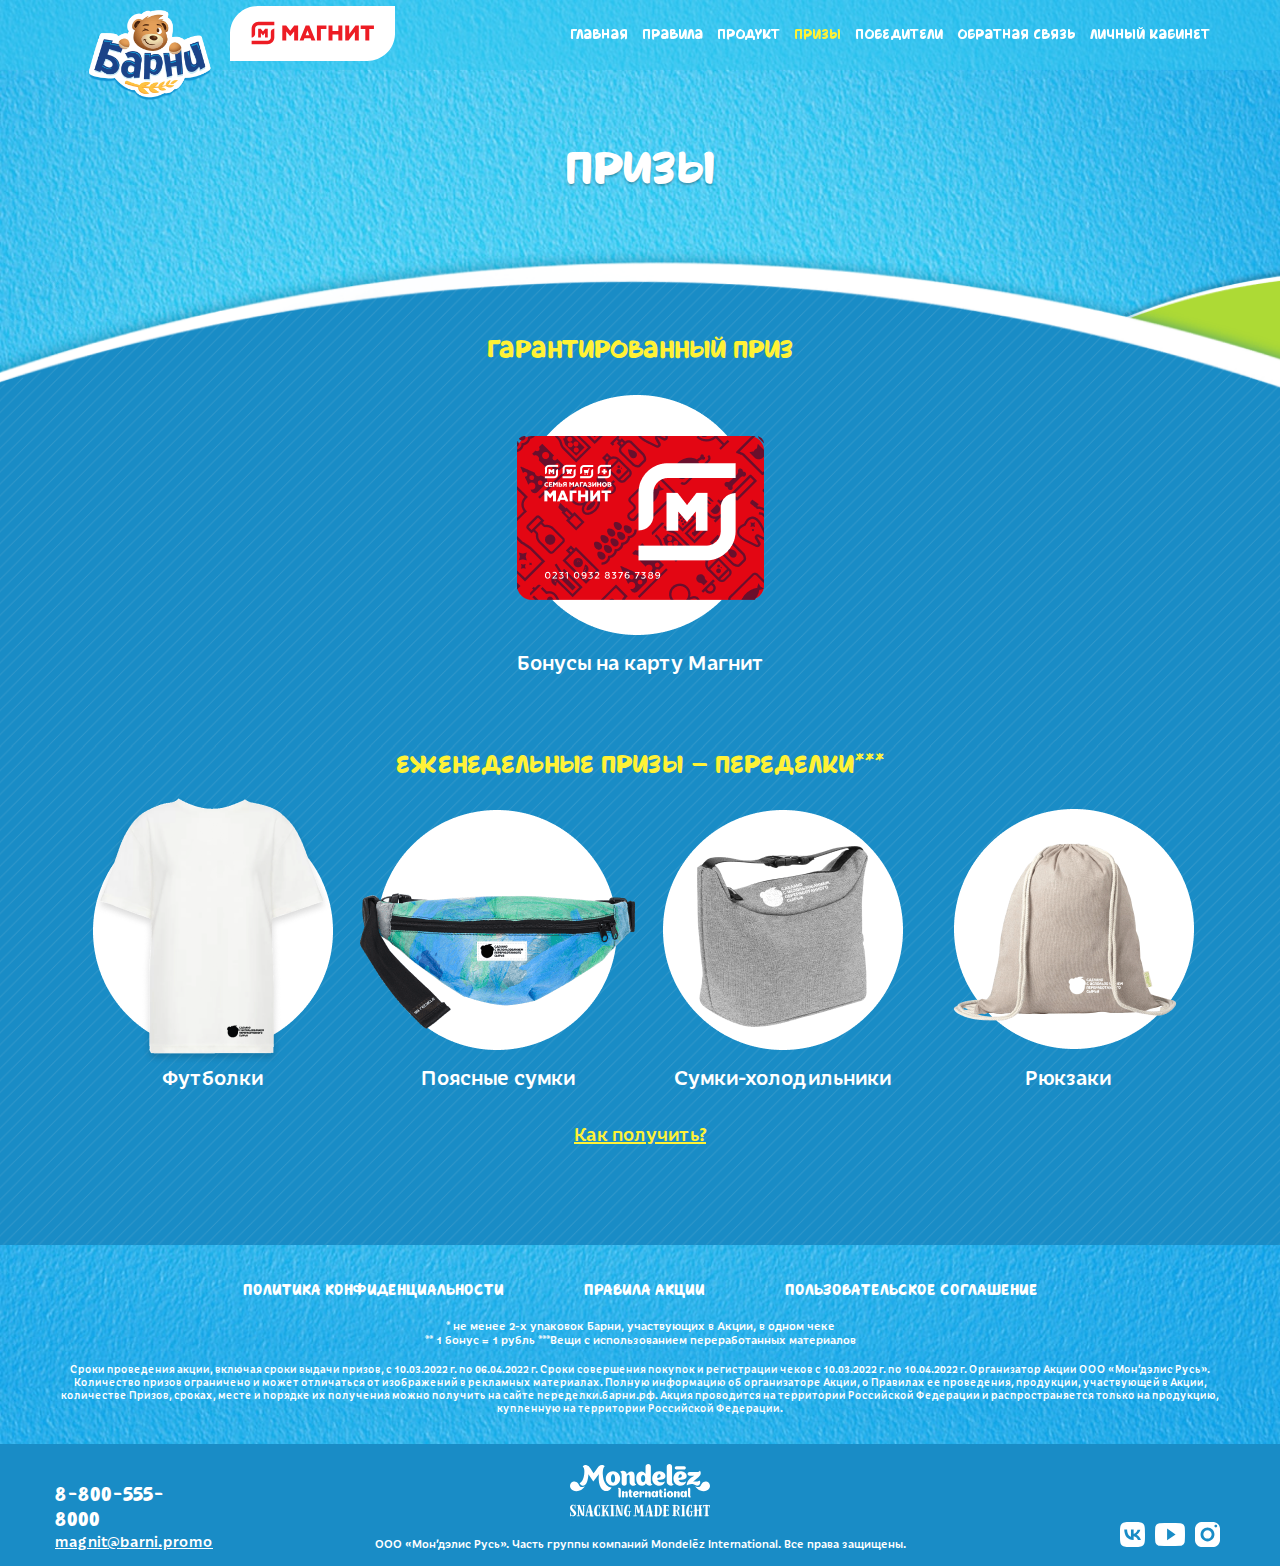
<file: prizes.html>
<!DOCTYPE html>
<html lang="en">
<head>
	<meta charset="UTF-8">
	<title>Barni Eco</title>
	<meta http-equiv="X-UA-Compatible" content="IE=edge">
    <meta name="viewport" content="width=device-width, initial-scale=1.0, maximum-scale=1.0, minimum-scale=1.0, user-scalable=no">
    <meta name="format-detection" content="telephone=no">
    <link rel="icon" href="favicon.ico">
	<link rel="stylesheet" href="fonts/stylesheet.css">
	<link rel="stylesheet" href="libs/select2/select2.min.css">
	<link rel="stylesheet" href="libs/simplebar/simplebar.css">
	<link rel="stylesheet" href="css/styles.css">
	<!--[if lte IE 9]>
    <script src="http://phpbbex.com/oldies/oldies.js" charset="utf-8"></script>
    <script src="https://oss.maxcdn.com/html5shiv/3.7.3/html5shiv.min.js"></script>
    <script src="https://oss.maxcdn.com/respond/1.4.2/respond.min.js"></script>
    <![endif]-->
</head>
<body>
	<div class="wrapper">
		<div class="content">
			<header>
				<div class="menu">
					<a href="index.html" class="logo">
						<img src="img/logo.png" alt="">
					</a>
					<div class="logo-magnit"></div>
					<a href="#!" class="burger"></a>
					<nav class="menu-links">
						<a href="index.html" class="menu-link">Главная</a>
						<a href="#!" class="menu-link" target="_blank">Правила</a>
						<a href="product.html" class="menu-link">Продукт</a>
						<a href="prizes.html" class="menu-link active">Призы</a>
						<a href="winners.html" class="menu-link">Победители</a>
						<a href="faq.html" class="menu-link">Обратная связь</a>
						<a href="lk.html" class="menu-link pop-op" data-popup="auth">Личный кабинет</a>
					</nav>
				</div>
			</header>
			<section class="inner-page prizes-page">
				<div class="container">
					<div class="page-title">Призы</div>
					<div class="prizes">
						<div class="prizes-title">Гарантированный приз</div>
						<div class="prize-row">
							<div class="prize">
								<div class="prize-img">
									<img srcset="img/prizes/card.png 1x, img/prizes/card@2x.png 1x" alt="">
								</div>
								<div class="prize-name">Бонусы на карту Магнит</div>
							</div>
						</div>
						<div class="prizes-title">Еженедельные призы — переделки***</div>
						<div class="prize-row">
							<div class="prize">
								<div class="prize-img">
									<img srcset="img/prizes/tshirt.png 1x, img/prizes/tshirt@2x.png 1x" alt="">
								</div>
								<div class="prize-name">Футболки</div>
							</div>
							<div class="prize">
								<div class="prize-img">
									<img srcset="img/prizes/pbag.png 1x, img/prizes/pbag@2x.png 1x" alt="">
								</div>
								<div class="prize-name">Поясные сумки</div>
							</div>
							<div class="prize">
								<div class="prize-img">
									<img srcset="img/prizes/bag.png 1x, img/prizes/bag@2x.png 1x" alt="">
								</div>
								<div class="prize-name">Сумки-холодильники</div>
							</div>
							<div class="prize">
								<div class="prize-img">
									<img srcset="img/prizes/bpack.png 1x, img/prizes/bpack@2x.png 1x" alt="">
								</div>
								<div class="prize-name">Рюкзаки</div>
							</div>
						</div>
						<div class="how-get-link-wrapper">
							<a href="#!" class="how-get-link link pop-op" data-popup="how-get-prize">Как получить?</a>
						</div>
					</div>
				</div>
			</section>
		</div>
		<footer>
			<div class="container">
				<div class="footer-links">
					<a href="#!" class="invert-link" target="_blank">Политика конфиденциальности</a>
					<a href="#!" class="invert-link" target="_blank">Правила акции</a>
					<a href="#!" class="invert-link" target="_blank">Пользовательское соглашение</a>
				</div>
				<div class="footer-text">
					<span>
						* не менее 2-х упаковок Барни, участвующих в Акции, в одном чеке <br>
						** 1 бонус = 1 рубль <br class="mobile-visible">***Вещи с использованием переработанных материалов
					</span>
					Сроки проведения акции, включая сроки выдачи призов, с 10.03.2022 г. по 06.04.2022 г. Сроки совершения покупок и регистрации чеков с 10.03.2022 г. по 10.04.2022 г. Организатор Акции ООО «Мон’дэлис Русь». Количество призов ограничено и может отличаться от изображений в рекламных материалах. Полную информацию об организаторе Акции, о Правилах ее проведения, продукции, участвующей в Акции, количестве Призов, сроках, месте и порядке их получения можно получить на сайте переделки.барни.рф. Акция проводится на территории Российской Федерации и распространяется только на продукцию, купленную на территории Российской Федерации.
				</div>
			</div>
			<div class="footer-container">
				<div class="container">
					<div class="footer-wrapper">
						<div class="footer-contacts">
							<a href="tel:8-800-555-8000" class="footer-phone invert-link">8-800-555-8000</a>
							<a href="mailto:magnit@barni.promo " class="footer-mail link">magnit@barni.promo </a>
						</div>
						<div class="footer-copyright">
							<div class="mndlz">
								<img src="img/mndlz.svg" alt="">
							</div>
							<div class="copyright">ООО «Мон’дэлис Русь». Часть группы компаний Mondelēz International. Все права защищены.</div>
						</div>
						<div class="footer-socials">
							<a href="#!" target="_blank">
								<img src="img/vk.svg" alt="">
							</a>
							<a href="#!" target="_blank">
								<img src="img/yt.svg" alt="">
							</a>
							<a href="#!" target="_blank">
								<img src="img/inst.svg" alt="">
							</a>
						</div>
					</div>
				</div>
			</div>
		</footer>
	</div>
	<div class="popups">
		<div id="auth" class="popup">
			<div class="popup__wrap">
				<a href="#!" class="close-popup js-close-popup"></a>
                <div class="popup__inner">
                    <div class="popup__title">Вход</div>
                    <div class="popup__error"></div>
                    <form class="popup-form">
                    	<div class="input-field">
                    		<input type="text" name="email" placeholder="E-mail" required>
                    	</div>
                    	<div class="input-field mb30">
                    		<input type="password" name="password" class="pwd-input" placeholder="Пароль" required="">
                    		<a href="#!" class="link restore-link pop-op" data-popup="restore-password">Забыли пароль?</a>
                    	</div>
                    	<div class="btn-wrapper">
							<button class="btn">Войти</button>
						</div>
                    </form>
                    <div class="reg-text">
                    	Если вы впервые на сайте, то вам необходимо
                    	<a href="#!" class="link popup-link pop-op" data-popup="reg">Зарегистрироваться</a>
                    </div>
                </div>
            </div>
		</div>
		<div id="reg" class="popup">
			<div class="popup__wrap">
				<a href="#!" class="close-popup js-close-popup"></a>
                <div class="popup__inner">
                    <div class="popup__title">Регистрация</div>
                    <div class="popup__error"></div>
                    <form class="popup-form">
                    	<div class="input-field">
                    		<input type="text" name="lastName" placeholder="Ф.И.О." required>
                    	</div>
                    	<div class="input-field">
                    		<input type="text" name="email" placeholder="E-mail" required>                    		
                    	</div>
                    	<div class="input-field">
                    		<input type="text" name="phone" class="phone-mask" placeholder="Мобильный телефон" required>                    		
                    	</div>
                    	<div class="checkbox-wrapper">
							<div class="input-field checkbox-field">
	                            <label for="check-rules" class="checkbox">
	                                <input id="check-rules" name="check-rules" type="checkbox" required>
	                                <span class="checkmark"></span>
	                                <span class="checkbox-text">Я согласен с <a href="#!" class="rules-link link" target="_blank">Правилами акции</a></span>
	                            </label> 
	                        </div>
	                        <div class="input-field checkbox-field">
	                            <label for="check-data" class="checkbox">
	                                <input id="check-data" name="check-data" type="checkbox" required>
	                                <span class="checkmark"></span>
	                                <span class="checkbox-text">Я согласен на обработку моих <a href="#!" class="rules-link link" target="_blank">персональных данных</a></span>
	                            </label> 
	                        </div>
	                        <div class="input-field checkbox-field">
	                            <label for="check-mndzl" class="checkbox">
	                                <input id="check-mndzl" name="check-mndzl" type="checkbox" required>
	                                <span class="checkmark"></span>
	                                <span class="checkbox-text">Я согласен получать рассылки по акциям Mondelez</span>
	                            </label> 
	                        </div>
						</div>
						<div class="btn-wrapper">
							<a href="#!" class="btn pop-op" data-popup="reg-success">Зарегистрироваться</a>
							<!-- <button class="btn">Зарегистрироваться</button> -->
						</div>
                    </form>
                </div>
            </div>
		</div>
		<div id="reg-success" class="popup">
			<div class="popup__wrap">
				<a href="#!" class="close-popup js-close-popup"></a>
                <div class="popup__inner">
                	<div class="popup__title">Регистрация <br>пройдена</div>
                    <div class="popup__desc">Пароль для входа на сайт отправлен на почту, указанную при регистрации</div>
                    <div class="btn-wrapper">
						<a href="#!" class="btn pop-op" data-popup="auth">Войти</a>
					</div>
                </div>
            </div>
		</div>
		<div id="restore-password" class="popup">
			<div class="popup__wrap">
				<a href="#!" class="close-popup js-close-popup"></a>
                <div class="popup__inner">
                    <div class="popup__title">Сброс пароля</div>
                    <form class="popup-form">
                    	<div class="popup__desc before-send">Укажите почту, с которой вы регистрировались на сайте</div>
                    	<div class="popup__desc after-send" style="display: none;">Новый пароль выслан на указанный <br>при регистрации адрес электронной почты</div>
                    	<div class="input-field">
                    		<input type="text" name="email" placeholder="E-mail" required>
                    	</div>
                    	<div class="input-field mb30">
							<span class="clock-text" style="display: none;">Можно отправить повторно через <span class="clock"></span></span>
                    	</div>
                    	<div class="btn-wrapper">
							<button class="btn">Отправить</button>
						</div>
                    </form>
                </div>
            </div>
		</div>
		<div id="feedback-success" class="popup">
			<div class="popup__wrap">
				<a href="#!" class="close-popup js-close-popup"></a>
                <div class="popup__inner">
                	<div class="popup__title">Обращение <br>принято</div>
                    <div class="popup__desc">Спасибо за обращение! <br>Мы ответим на него в ближайшее время</div>
                    <div class="btn-wrapper">
						<a href="#!" class="btn js-close-popup">Понятно</a>
					</div>
                </div>
            </div>
		</div>

		<div id="how-get-prize" class="popup">
		    <div class="popup__wrap">
		        <a href="#!" class="close-popup js-close-popup"></a>
		        <div class="popup__inner">
			        <div class="popup__title mb30">Как получить приз</div>
			        <div class="popup__title2">Для получения Гарантированного Приза:</div>
			        <div class="popup__desc" style="text-align: left;">
			            Приобрести в любом магазине Торговой сети «Магнит» не менее 2 единиц Продукции, участвующей в Акции, под товарным знаком «Медвежонок Барни» в 1 чеке и предъявить карту лояльности Магнит. <br>
			            Гарантированный Приз начисляется Торговой сетью «Магнит» автоматически после покупки на карту лояльности Магнит.
	        		</div>
	        		<div class="popup__title2">Для получения Еженедельного Приза:</div>
	        		<div class="popup__desc" style="text-align: left;">
			            Приобрести в любом магазине Торговой сети «Магнит» не менее 2 единиц Продукции, участвующей в Акции, под товарным знаком «Медвежонок Барни» в 1 чеке. <br><br>

						Зарегистрировать Чек (или Чеки) на сайте www.переделки.барни.рф. При регистрации на Сайте Участник указывает Ф.И.О., адрес электронной почты, номер телефона и проходит верификацию (т.е. подтверждает правильность введения электронной почты путем ввода кода подтверждения отправленного Участнику Оператором в сообщении на электронный адрес, указанный при регистрации), подтверждает согласие на обработку персональных данных и загружает фото чека. <br><br>

						С более подробной информацией об условиях Акции можно ознакомиться в <a href="/Rules.pdf" class="link">Правилах Акции</a> 
	        		</div>
	        		<div class="btn-wrapper">
						<a href="#!" class="btn js-close-popup">Понятно</a>
					</div>
	        	</div>
		    </div>
		</div>
	</div>

	<script src="libs/jquery-3.5.1.min.js"></script>
	<script src="libs/select2/select2.min.js"></script>
	<script src="libs/jquery.validate.min.js"></script>
	<script src="libs/simplebar/simplebar.min.js"></script>
	<script src="libs/jquery.inputmask.min.js"></script>
	<script src="libs/jquery.countdown.min.js"></script>
	<script src="js/scripts.js"></script>
</body>
</html>
</file>
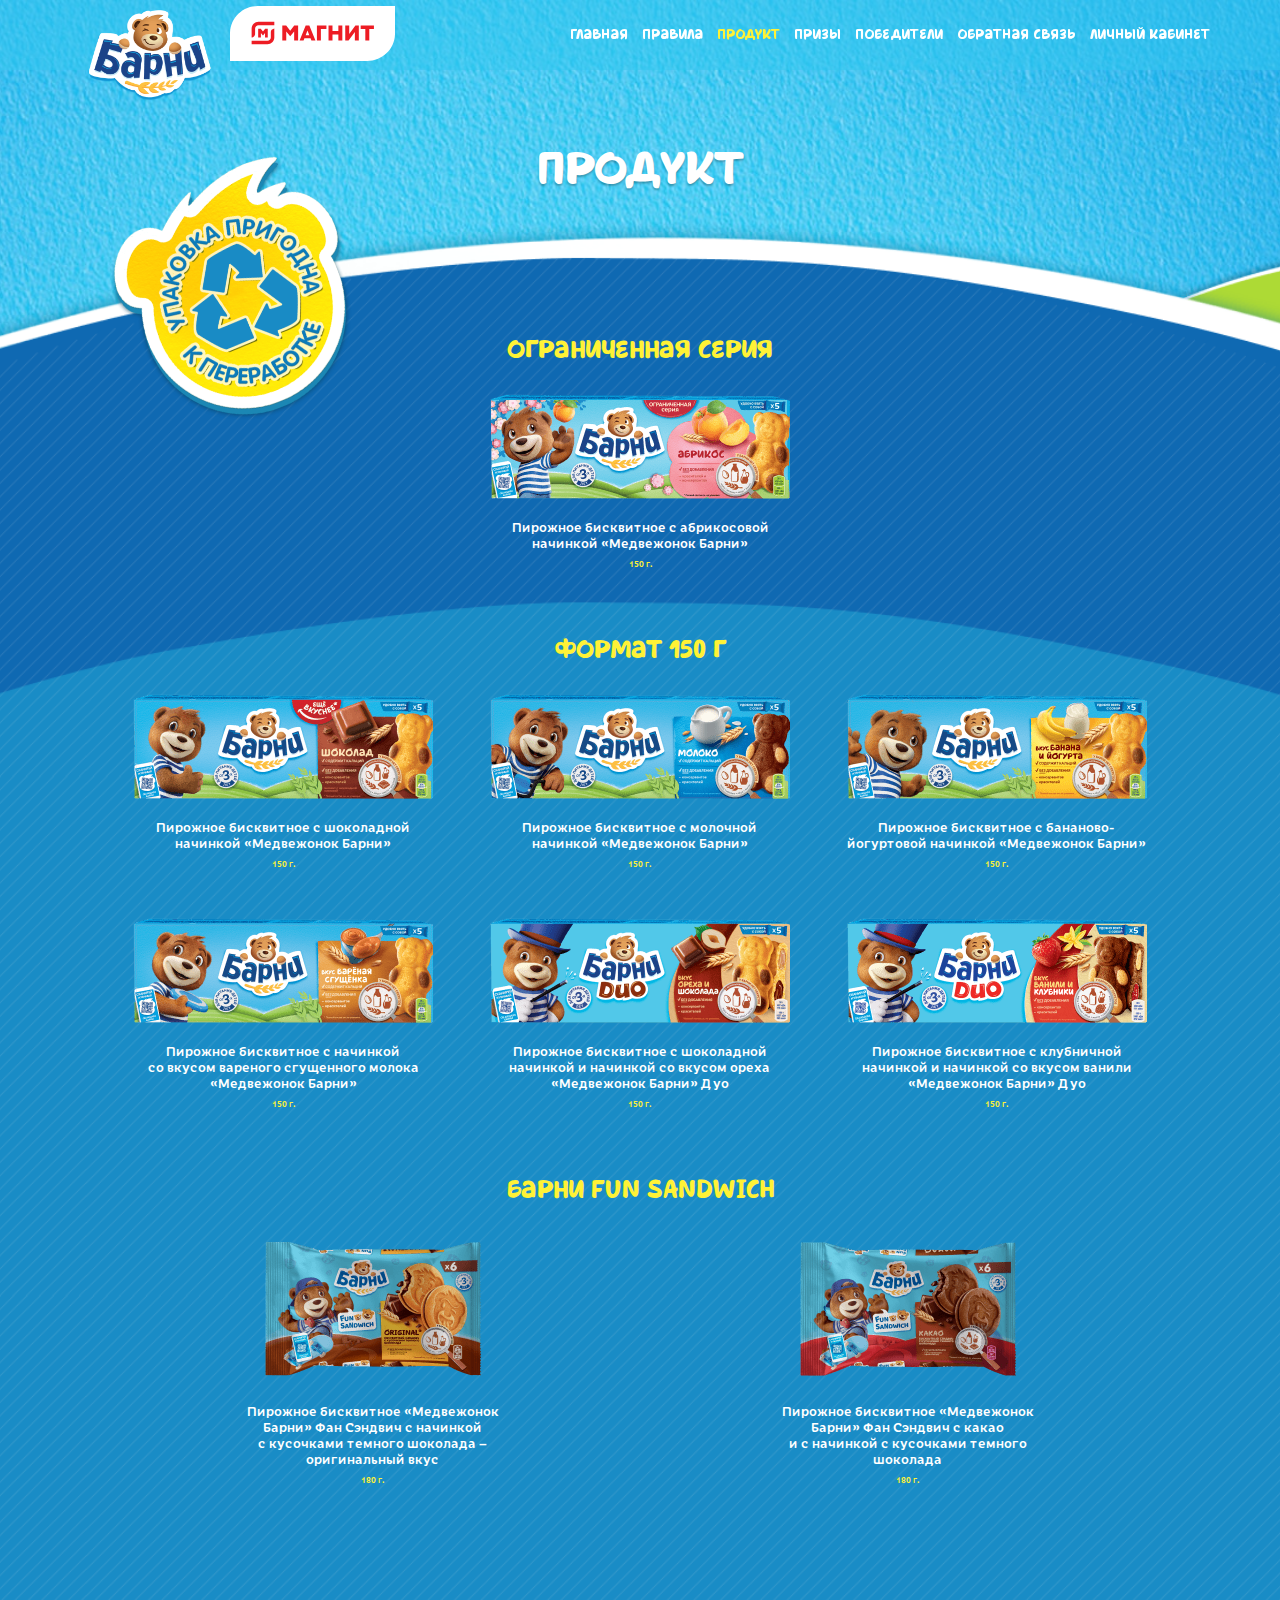
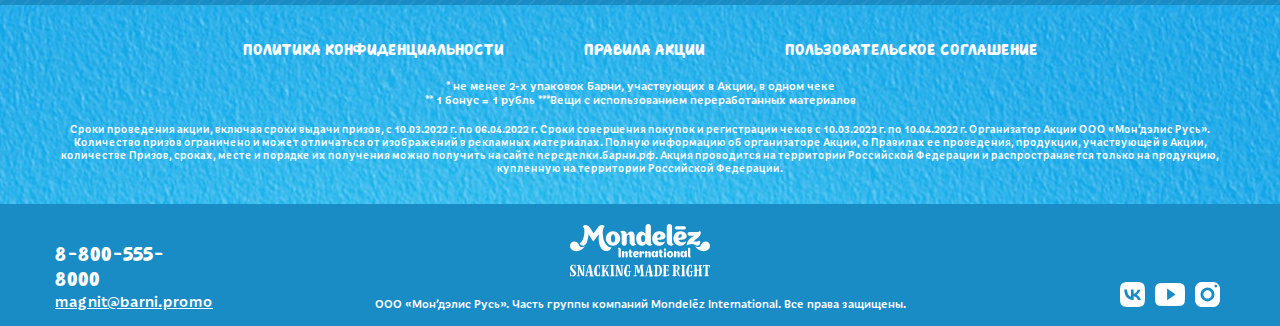
<file: product.html>
<!DOCTYPE html>
<html lang="en">
<head>
	<meta charset="UTF-8">
	<title>Barni Eco</title>
	<meta http-equiv="X-UA-Compatible" content="IE=edge">
    <meta name="viewport" content="width=device-width, initial-scale=1.0, maximum-scale=1.0, minimum-scale=1.0, user-scalable=no">
    <meta name="format-detection" content="telephone=no">
    <link rel="icon" href="favicon.ico">
	<link rel="stylesheet" href="fonts/stylesheet.css">
	<link rel="stylesheet" href="libs/select2/select2.min.css">
	<link rel="stylesheet" href="libs/simplebar/simplebar.css">
	<link rel="stylesheet" href="css/styles.css">
	<!--[if lte IE 9]>
    <script src="http://phpbbex.com/oldies/oldies.js" charset="utf-8"></script>
    <script src="https://oss.maxcdn.com/html5shiv/3.7.3/html5shiv.min.js"></script>
    <script src="https://oss.maxcdn.com/respond/1.4.2/respond.min.js"></script>
    <![endif]-->
</head>
<body>
	<div class="wrapper">
		<div class="content">
			<header>
				<div class="menu">
					<a href="index.html" class="logo">
						<img src="img/logo.png" alt="">
					</a>
					<div class="logo-magnit"></div>
					<a href="#!" class="burger"></a>
					<nav class="menu-links">
						<a href="index.html" class="menu-link">Главная</a>
						<a href="#!" class="menu-link" target="_blank">Правила</a>
						<a href="product.html" class="menu-link active">Продукт</a>
						<a href="prizes.html" class="menu-link">Призы</a>
						<a href="winners.html" class="menu-link">Победители</a>
						<a href="faq.html" class="menu-link">Обратная связь</a>
						<a href="lk.html" class="menu-link pop-op" data-popup="auth">Личный кабинет</a>
					</nav>
				</div>
			</header>
			<section class="inner-page product-page">
				<div class="container">
					<div class="page-title">Продукт</div>
					<div class="products">
						<div class="products-title">Ограниченная серия</div>
						<div class="product-row">
							<div class="product">
								<div class="product-img">
									<img srcset="img/products/1.png 1x, img/products/1@2x.png 1x" alt="">
								</div>
								<div class="product-name">Пирожное бисквитное с абрикосовой <br>начинкой «Медвежонок Барни» <span>150 г.</span></div>
							</div>
						</div>
						<div class="products-title">Формат 150 г</div>
						<div class="product-row">
							<div class="product">
								<div class="product-img">
									<img srcset="img/products/2.png 1x, img/products/2@2x.png 1x" alt="">
								</div>
								<div class="product-name">Пирожное бисквитное с шоколадной <br>начинкой «Медвежонок Барни» <span>150 г.</span></div>
							</div>
							<div class="product">
								<div class="product-img">
									<img srcset="img/products/3.png 1x, img/products/3@2x.png 1x" alt="">
								</div>
								<div class="product-name">Пирожное бисквитное с молочной <br>начинкой «Медвежонок Барни» <span>150 г.</span></div>
							</div>
							<div class="product">
								<div class="product-img">
									<img srcset="img/products/4.png 1x, img/products/4@2x.png 1x" alt="">
								</div>
								<div class="product-name">Пирожное бисквитное с бананово- <br>йогуртовой начинкой «Медвежонок Барни» <span>150 г.</span></div>
							</div>
							<div class="product">
								<div class="product-img">
									<img srcset="img/products/5.png 1x, img/products/5@2x.png 1x" alt="">
								</div>
								<div class="product-name">Пирожное бисквитное с начинкой <br>со вкусом вареного сгущенного молока <br>«Медвежонок Барни» <span>150 г.</span></div>
							</div>
							<div class="product">
								<div class="product-img">
									<img srcset="img/products/6.png 1x, img/products/6@2x.png 1x" alt="">
								</div>
								<div class="product-name">Пирожное бисквитное с шоколадной <br>начинкой и начинкой со вкусом ореха <br>«Медвежонок Барни» Дуо <span>150 г.</span></div>
							</div>
							<div class="product">
								<div class="product-img">
									<img srcset="img/products/7.png 1x, img/products/7@2x.png 1x" alt="">
								</div>
								<div class="product-name">Пирожное бисквитное с клубничной <br>начинкой и начинкой со вкусом ванили <br>«Медвежонок Барни» Дуо <span>150 г.</span></div>
							</div>
						</div>
						<div class="products-title">Барни FUN SANDWICH</div>
						<div class="product-row">
							<div class="product">
								<div class="product-img">
									<img srcset="img/products/8.png 1x, img/products/8@2x.png 1x" alt="">
								</div>
								<div class="product-name">Пирожное бисквитное «Медвежонок <br>Барни» Фан Сэндвич с начинкой <br>с кусочками темного шоколада – <br>оригинальный вкус <span>180 г.</span></div>
							</div>
							<div class="product">
								<div class="product-img">
									<img srcset="img/products/9.png 1x, img/products/9@2x.png 1x" alt="">
								</div>
								<div class="product-name">Пирожное бисквитное «Медвежонок <br>Барни» Фан Сэндвич с какао <br>и с начинкой с кусочками темного <br>шоколада <span>180 г.</span></div>
							</div>
						</div>
					</div>
				</div>
			</section>
		</div>
		<footer>
			<div class="container">
				<div class="footer-links">
					<a href="#!" class="invert-link" target="_blank">Политика конфиденциальности</a>
					<a href="#!" class="invert-link" target="_blank">Правила акции</a>
					<a href="#!" class="invert-link" target="_blank">Пользовательское соглашение</a>
				</div>
				<div class="footer-text">
					<span>
						* не менее 2-х упаковок Барни, участвующих в Акции, в одном чеке <br>
						** 1 бонус = 1 рубль <br class="mobile-visible">***Вещи с использованием переработанных материалов
					</span>
					Сроки проведения акции, включая сроки выдачи призов, с 10.03.2022 г. по 06.04.2022 г. Сроки совершения покупок и регистрации чеков с 10.03.2022 г. по 10.04.2022 г. Организатор Акции ООО «Мон’дэлис Русь». Количество призов ограничено и может отличаться от изображений в рекламных материалах. Полную информацию об организаторе Акции, о Правилах ее проведения, продукции, участвующей в Акции, количестве Призов, сроках, месте и порядке их получения можно получить на сайте переделки.барни.рф. Акция проводится на территории Российской Федерации и распространяется только на продукцию, купленную на территории Российской Федерации.
				</div>
			</div>
			<div class="footer-container">
				<div class="container">
					<div class="footer-wrapper">
						<div class="footer-contacts">
							<a href="tel:8-800-555-8000" class="footer-phone invert-link">8-800-555-8000</a>
							<a href="mailto:magnit@barni.promo " class="footer-mail link">magnit@barni.promo </a>
						</div>
						<div class="footer-copyright">
							<div class="mndlz">
								<img src="img/mndlz.svg" alt="">
							</div>
							<div class="copyright">ООО «Мон’дэлис Русь». Часть группы компаний Mondelēz International. Все права защищены.</div>
						</div>
						<div class="footer-socials">
							<a href="#!" target="_blank">
								<img src="img/vk.svg" alt="">
							</a>
							<a href="#!" target="_blank">
								<img src="img/yt.svg" alt="">
							</a>
							<a href="#!" target="_blank">
								<img src="img/inst.svg" alt="">
							</a>
						</div>
					</div>
				</div>
			</div>
		</footer>
	</div>
	<div class="popups">
		<div id="auth" class="popup">
			<div class="popup__wrap">
				<a href="#!" class="close-popup js-close-popup"></a>
                <div class="popup__inner">
                    <div class="popup__title">Вход</div>
                    <div class="popup__error"></div>
                    <form class="popup-form">
                    	<div class="input-field">
                    		<input type="text" name="email" placeholder="E-mail" required>
                    	</div>
                    	<div class="input-field mb30">
                    		<input type="password" name="password" class="pwd-input" placeholder="Пароль" required="">
                    		<a href="#!" class="link restore-link pop-op" data-popup="restore-password">Забыли пароль?</a>
                    	</div>
                    	<div class="btn-wrapper">
							<button class="btn">Войти</button>
						</div>
                    </form>
                    <div class="reg-text">
                    	Если вы впервые на сайте, то вам необходимо
                    	<a href="#!" class="link popup-link pop-op" data-popup="reg">Зарегистрироваться</a>
                    </div>
                </div>
            </div>
		</div>
		<div id="reg" class="popup">
			<div class="popup__wrap">
				<a href="#!" class="close-popup js-close-popup"></a>
                <div class="popup__inner">
                    <div class="popup__title">Регистрация</div>
                    <div class="popup__error"></div>
                    <form class="popup-form">
                    	<div class="input-field">
                    		<input type="text" name="lastName" placeholder="Ф.И.О." required>
                    	</div>
                    	<div class="input-field">
                    		<input type="text" name="email" placeholder="E-mail" required>                    		
                    	</div>
                    	<div class="input-field">
                    		<input type="text" name="phone" class="phone-mask" placeholder="Мобильный телефон" required>                    		
                    	</div>
                    	<div class="checkbox-wrapper">
							<div class="input-field checkbox-field">
	                            <label for="check-rules" class="checkbox">
	                                <input id="check-rules" name="check-rules" type="checkbox" required>
	                                <span class="checkmark"></span>
	                                <span class="checkbox-text">Я согласен с <a href="#!" class="rules-link link" target="_blank">Правилами акции</a></span>
	                            </label> 
	                        </div>
	                        <div class="input-field checkbox-field">
	                            <label for="check-data" class="checkbox">
	                                <input id="check-data" name="check-data" type="checkbox" required>
	                                <span class="checkmark"></span>
	                                <span class="checkbox-text">Я согласен на обработку моих <a href="#!" class="rules-link link" target="_blank">персональных данных</a></span>
	                            </label> 
	                        </div>
	                        <div class="input-field checkbox-field">
	                            <label for="check-mndzl" class="checkbox">
	                                <input id="check-mndzl" name="check-mndzl" type="checkbox" required>
	                                <span class="checkmark"></span>
	                                <span class="checkbox-text">Я согласен получать рассылки по акциям Mondelez</span>
	                            </label> 
	                        </div>
						</div>
						<div class="btn-wrapper">
							<a href="#!" class="btn pop-op" data-popup="reg-success">Зарегистрироваться</a>
							<!-- <button class="btn">Зарегистрироваться</button> -->
						</div>
                    </form>
                </div>
            </div>
		</div>
		<div id="reg-success" class="popup">
			<div class="popup__wrap">
				<a href="#!" class="close-popup js-close-popup"></a>
                <div class="popup__inner">
                	<div class="popup__title">Регистрация <br>пройдена</div>
                    <div class="popup__desc">Пароль для входа на сайт отправлен на почту, указанную при регистрации</div>
                    <div class="btn-wrapper">
						<a href="#!" class="btn pop-op" data-popup="auth">Войти</a>
					</div>
                </div>
            </div>
		</div>
		<div id="restore-password" class="popup">
			<div class="popup__wrap">
				<a href="#!" class="close-popup js-close-popup"></a>
                <div class="popup__inner">
                    <div class="popup__title">Сброс пароля</div>
                    <form class="popup-form">
                    	<div class="popup__desc before-send">Укажите почту, с которой вы регистрировались на сайте</div>
                    	<div class="popup__desc after-send" style="display: none;">Новый пароль выслан на указанный <br>при регистрации адрес электронной почты</div>
                    	<div class="input-field">
                    		<input type="text" name="email" placeholder="E-mail" required>
                    	</div>
                    	<div class="input-field mb30">
							<span class="clock-text" style="display: none;">Можно отправить повторно через <span class="clock"></span></span>
                    	</div>
                    	<div class="btn-wrapper">
							<button class="btn">Отправить</button>
						</div>
                    </form>
                </div>
            </div>
		</div>
		<div id="feedback-success" class="popup">
			<div class="popup__wrap">
				<a href="#!" class="close-popup js-close-popup"></a>
                <div class="popup__inner">
                	<div class="popup__title">Обращение <br>принято</div>
                    <div class="popup__desc">Спасибо за обращение! <br>Мы ответим на него в ближайшее время</div>
                    <div class="btn-wrapper">
						<a href="#!" class="btn js-close-popup">Понятно</a>
					</div>
                </div>
            </div>
		</div>
	</div>

	<script src="libs/jquery-3.5.1.min.js"></script>
	<script src="libs/select2/select2.min.js"></script>
	<script src="libs/jquery.validate.min.js"></script>
	<script src="libs/simplebar/simplebar.min.js"></script>
	<script src="libs/jquery.inputmask.min.js"></script>
	<script src="libs/jquery.countdown.min.js"></script>
	<script src="js/scripts.js"></script>
</body>
</html>
</file>
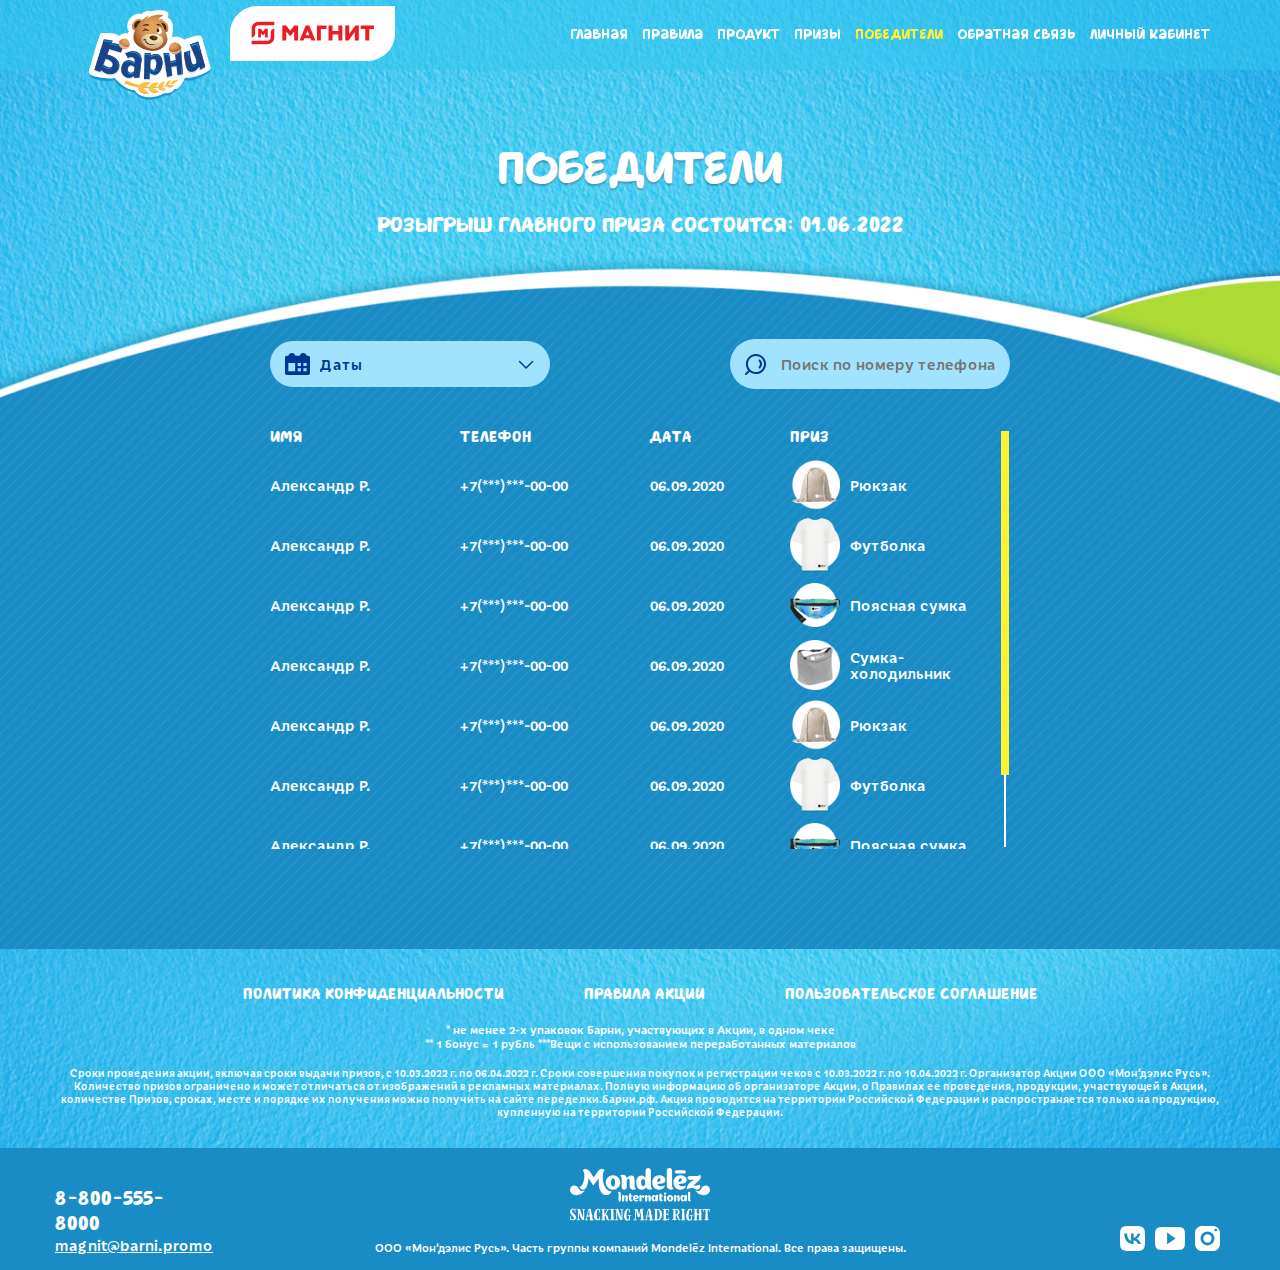
<file: winners.html>
<!DOCTYPE html>
<html lang="en">
<head>
	<meta charset="UTF-8">
	<title>Barni Eco</title>
	<meta http-equiv="X-UA-Compatible" content="IE=edge">
    <meta name="viewport" content="width=device-width, initial-scale=1.0, maximum-scale=1.0, minimum-scale=1.0, user-scalable=no">
    <meta name="format-detection" content="telephone=no">
    <link rel="icon" href="favicon.ico">
	<link rel="stylesheet" href="fonts/stylesheet.css">
	<link rel="stylesheet" href="libs/select2/select2.min.css">
	<link rel="stylesheet" href="libs/simplebar/simplebar.css">
	<link rel="stylesheet" href="css/styles.css">
	<!--[if lte IE 9]>
    <script src="http://phpbbex.com/oldies/oldies.js" charset="utf-8"></script>
    <script src="https://oss.maxcdn.com/html5shiv/3.7.3/html5shiv.min.js"></script>
    <script src="https://oss.maxcdn.com/respond/1.4.2/respond.min.js"></script>
    <![endif]-->
</head>
<body>
	<div class="wrapper">
		<div class="content">
			<header>
				<div class="menu">
					<a href="index.html" class="logo">
						<img src="img/logo.png" alt="">
					</a>
					<div class="logo-magnit"></div>
					<a href="#!" class="burger"></a>
					<nav class="menu-links">
						<a href="index.html" class="menu-link">Главная</a>
						<a href="#!" class="menu-link" target="_blank">Правила</a>
						<a href="product.html" class="menu-link">Продукт</a>
						<a href="prizes.html" class="menu-link">Призы</a>
						<a href="winners.html" class="menu-link active">Победители</a>
						<a href="faq.html" class="menu-link">Обратная связь</a>
						<a href="lk.html" class="menu-link pop-op" data-popup="auth">Личный кабинет</a>
					</nav>
				</div>
			</header>
			<section class="inner-page winners-page">
				<div class="container">
					<div class="page-title">Победители</div>
					<div class="page-subtitle">Розыгрыш главного приза состоится: 01.06.2022</div>
					<div class="filters">
						<div class="date-filter">
							<div class="select">
								<select name="monthly" data-placeholder="Даты">
									<option value=""></option>
									<option value="1">15.10.21 - 20.10.21</option>
									<option value="2">16.10.21 - 21.10.21</option>
									<option value="3">17.10.21 - 22.10.21</option>
									<option value="4">18.10.21 - 23.10.21</option>
								</select>
							</div>
						</div>
						<form class="input-field phone-filter">
                    		<input type="text" name="phone" class="phone-mask" placeholder="Поиск по номеру телефона">
                    		<button class="search"></button>
                    	</form>
					</div>
					<div class="winners">
						<div class="table-wrapper winners-table" data-simplebar data-simplebar-auto-hide="false">
							<table>
								<thead>
									<tr>
										<th class="desktop-visible">Имя</th>
										<th class="desktop-visible">Телефон</th>
										<th class="desktop-visible">Дата</th>
										<th class="mobile-visible">Участник</th>
										<th>Приз</th>
									</tr>
								</thead>
								<tbody>
									<tr>
										<td class="desktop-visible">Александр Р.</td>
										<td class="desktop-visible">+7(***)***-00-00</td>
										<td class="desktop-visible">06.09.2020</td>
										<td class="mobile-visible">
											<div class="winners-date">06.09.2020</div>
											<div class="winners-name">Александр Р.</div>
											+7(***)***-00-00 <br>
										</td>
										<td class="prize-td">
											<div class="winners-prize">
												<img srcset="img/prizes/bpack.png" alt="Рюкзак" title="Рюкзак">
											</div>
											<div class="winners-prize-info">
												<div class="winners-prize-title">Рюкзак</div>
											</div>
										</td>
									</tr>
									<tr>
										<td class="desktop-visible">Александр Р.</td>
										<td class="desktop-visible">+7(***)***-00-00</td>
										<td class="desktop-visible">06.09.2020</td>
										<td class="mobile-visible">
											<div class="winners-date">06.09.2020</div>
											<div class="winners-name">Александр Р.</div>
											+7(***)***-00-00 <br>
										</td>
										<td class="prize-td">
											<div class="winners-prize">
												<img srcset="img/prizes/tshirt.png" alt="Футболка" title="Футболка">
											</div>
											<div class="winners-prize-info">
												<div class="winners-prize-title">Футболка</div>
											</div>
										</td>
									</tr>
									<tr>
										<td class="desktop-visible">Александр Р.</td>
										<td class="desktop-visible">+7(***)***-00-00</td>
										<td class="desktop-visible">06.09.2020</td>
										<td class="mobile-visible">
											<div class="winners-date">06.09.2020</div>
											<div class="winners-name">Александр Р.</div>
											+7(***)***-00-00 <br>
										</td>
										<td class="prize-td">
											<div class="winners-prize">
												<img srcset="img/prizes/pbag.png" alt="Поясная сумка" title="Поясная сумка">
											</div>
											<div class="winners-prize-info">
												<div class="winners-prize-title">Поясная сумка</div>
											</div>
										</td>
									</tr>
									<tr>
										<td class="desktop-visible">Александр Р.</td>
										<td class="desktop-visible">+7(***)***-00-00</td>
										<td class="desktop-visible">06.09.2020</td>
										<td class="mobile-visible">
											<div class="winners-date">06.09.2020</div>
											<div class="winners-name">Александр Р.</div>
											+7(***)***-00-00 <br>
										</td>
										<td class="prize-td">
											<div class="winners-prize">
												<img srcset="img/prizes/bag.png" alt="Сумка-холодильник" title="Сумка-холодильник">
											</div>
											<div class="winners-prize-info">
												<div class="winners-prize-title">Сумка-холодильник</div>
											</div>
										</td>
									</tr>
									<tr>
										<td class="desktop-visible">Александр Р.</td>
										<td class="desktop-visible">+7(***)***-00-00</td>
										<td class="desktop-visible">06.09.2020</td>
										<td class="mobile-visible">
											<div class="winners-date">06.09.2020</div>
											<div class="winners-name">Александр Р.</div>
											+7(***)***-00-00 <br>
										</td>
										<td class="prize-td">
											<div class="winners-prize">
												<img srcset="img/prizes/bpack.png" alt="Рюкзак" title="Рюкзак">
											</div>
											<div class="winners-prize-info">
												<div class="winners-prize-title">Рюкзак</div>
											</div>
										</td>
									</tr>
									<tr>
										<td class="desktop-visible">Александр Р.</td>
										<td class="desktop-visible">+7(***)***-00-00</td>
										<td class="desktop-visible">06.09.2020</td>
										<td class="mobile-visible">
											<div class="winners-date">06.09.2020</div>
											<div class="winners-name">Александр Р.</div>
											+7(***)***-00-00 <br>
										</td>
										<td class="prize-td">
											<div class="winners-prize">
												<img srcset="img/prizes/tshirt.png" alt="Футболка" title="Футболка">
											</div>
											<div class="winners-prize-info">
												<div class="winners-prize-title">Футболка</div>
											</div>
										</td>
									</tr>
									<tr>
										<td class="desktop-visible">Александр Р.</td>
										<td class="desktop-visible">+7(***)***-00-00</td>
										<td class="desktop-visible">06.09.2020</td>
										<td class="mobile-visible">
											<div class="winners-date">06.09.2020</div>
											<div class="winners-name">Александр Р.</div>
											+7(***)***-00-00 <br>
										</td>
										<td class="prize-td">
											<div class="winners-prize">
												<img srcset="img/prizes/pbag.png" alt="Поясная сумка" title="Поясная сумка">
											</div>
											<div class="winners-prize-info">
												<div class="winners-prize-title">Поясная сумка</div>
											</div>
										</td>
									</tr>
									<tr>
										<td class="desktop-visible">Александр Р.</td>
										<td class="desktop-visible">+7(***)***-00-00</td>
										<td class="desktop-visible">06.09.2020</td>
										<td class="mobile-visible">
											<div class="winners-date">06.09.2020</div>
											<div class="winners-name">Александр Р.</div>
											+7(***)***-00-00 <br>
										</td>
										<td class="prize-td">
											<div class="winners-prize">
												<img srcset="img/prizes/bag.png" alt="Сумка-холодильник" title="Сумка-холодильник">
											</div>
											<div class="winners-prize-info">
												<div class="winners-prize-title">Сумка-холодильник</div>
											</div>
										</td>
									</tr>
								</tbody>
							</table>
						</div>
					</div>
				</div>
			</section>
		</div>
		<footer>
			<div class="container">
				<div class="footer-links">
					<a href="#!" class="invert-link" target="_blank">Политика конфиденциальности</a>
					<a href="#!" class="invert-link" target="_blank">Правила акции</a>
					<a href="#!" class="invert-link" target="_blank">Пользовательское соглашение</a>
				</div>
				<div class="footer-text">
					<span>
						* не менее 2-х упаковок Барни, участвующих в Акции, в одном чеке <br>
						** 1 бонус = 1 рубль <br class="mobile-visible">***Вещи с использованием переработанных материалов
					</span>
					Сроки проведения акции, включая сроки выдачи призов, с 10.03.2022 г. по 06.04.2022 г. Сроки совершения покупок и регистрации чеков с 10.03.2022 г. по 10.04.2022 г. Организатор Акции ООО «Мон’дэлис Русь». Количество призов ограничено и может отличаться от изображений в рекламных материалах. Полную информацию об организаторе Акции, о Правилах ее проведения, продукции, участвующей в Акции, количестве Призов, сроках, месте и порядке их получения можно получить на сайте переделки.барни.рф. Акция проводится на территории Российской Федерации и распространяется только на продукцию, купленную на территории Российской Федерации.
				</div>
			</div>
			<div class="footer-container">
				<div class="container">
					<div class="footer-wrapper">
						<div class="footer-contacts">
							<a href="tel:8-800-555-8000" class="footer-phone invert-link">8-800-555-8000</a>
							<a href="mailto:magnit@barni.promo " class="footer-mail link">magnit@barni.promo </a>
						</div>
						<div class="footer-copyright">
							<div class="mndlz">
								<img src="img/mndlz.svg" alt="">
							</div>
							<div class="copyright">ООО «Мон’дэлис Русь». Часть группы компаний Mondelēz International. Все права защищены.</div>
						</div>
						<div class="footer-socials">
							<a href="#!" target="_blank">
								<img src="img/vk.svg" alt="">
							</a>
							<a href="#!" target="_blank">
								<img src="img/yt.svg" alt="">
							</a>
							<a href="#!" target="_blank">
								<img src="img/inst.svg" alt="">
							</a>
						</div>
					</div>
				</div>
			</div>
		</footer>
	</div>
	<div class="popups">
		<div id="auth" class="popup">
			<div class="popup__wrap">
				<a href="#!" class="close-popup js-close-popup"></a>
                <div class="popup__inner">
                    <div class="popup__title">Вход</div>
                    <div class="popup__error"></div>
                    <form class="popup-form">
                    	<div class="input-field">
                    		<input type="text" name="email" placeholder="E-mail" required>
                    	</div>
                    	<div class="input-field mb30">
                    		<input type="password" name="password" class="pwd-input" placeholder="Пароль" required="">
                    		<a href="#!" class="link restore-link pop-op" data-popup="restore-password">Забыли пароль?</a>
                    	</div>
                    	<div class="btn-wrapper">
							<button class="btn">Войти</button>
						</div>
                    </form>
                    <div class="reg-text">
                    	Если вы впервые на сайте, то вам необходимо
                    	<a href="#!" class="link popup-link pop-op" data-popup="reg">Зарегистрироваться</a>
                    </div>
                </div>
            </div>
		</div>
		<div id="reg" class="popup">
			<div class="popup__wrap">
				<a href="#!" class="close-popup js-close-popup"></a>
                <div class="popup__inner">
                    <div class="popup__title">Регистрация</div>
                    <div class="popup__error"></div>
                    <form class="popup-form">
                    	<div class="input-field">
                    		<input type="text" name="lastName" placeholder="Ф.И.О." required>
                    	</div>
                    	<div class="input-field">
                    		<input type="text" name="email" placeholder="E-mail" required>                    		
                    	</div>
                    	<div class="input-field">
                    		<input type="text" name="phone" class="phone-mask" placeholder="Мобильный телефон" required>                    		
                    	</div>
                    	<div class="checkbox-wrapper">
							<div class="input-field checkbox-field">
	                            <label for="check-rules" class="checkbox">
	                                <input id="check-rules" name="check-rules" type="checkbox" required>
	                                <span class="checkmark"></span>
	                                <span class="checkbox-text">Я согласен с <a href="#!" class="rules-link link" target="_blank">Правилами акции</a></span>
	                            </label> 
	                        </div>
	                        <div class="input-field checkbox-field">
	                            <label for="check-data" class="checkbox">
	                                <input id="check-data" name="check-data" type="checkbox" required>
	                                <span class="checkmark"></span>
	                                <span class="checkbox-text">Я согласен на обработку моих <a href="#!" class="rules-link link" target="_blank">персональных данных</a></span>
	                            </label> 
	                        </div>
	                        <div class="input-field checkbox-field">
	                            <label for="check-mndzl" class="checkbox">
	                                <input id="check-mndzl" name="check-mndzl" type="checkbox" required>
	                                <span class="checkmark"></span>
	                                <span class="checkbox-text">Я согласен получать рассылки по акциям Mondelez</span>
	                            </label> 
	                        </div>
						</div>
						<div class="btn-wrapper">
							<a href="#!" class="btn pop-op" data-popup="reg-success">Зарегистрироваться</a>
							<!-- <button class="btn">Зарегистрироваться</button> -->
						</div>
                    </form>
                </div>
            </div>
		</div>
		<div id="reg-success" class="popup">
			<div class="popup__wrap">
				<a href="#!" class="close-popup js-close-popup"></a>
                <div class="popup__inner">
                	<div class="popup__title">Регистрация <br>пройдена</div>
                    <div class="popup__desc">Пароль для входа на сайт отправлен на почту, указанную при регистрации</div>
                    <div class="btn-wrapper">
						<a href="#!" class="btn pop-op" data-popup="auth">Войти</a>
					</div>
                </div>
            </div>
		</div>
		<div id="restore-password" class="popup">
			<div class="popup__wrap">
				<a href="#!" class="close-popup js-close-popup"></a>
                <div class="popup__inner">
                    <div class="popup__title">Сброс пароля</div>
                    <form class="popup-form">
                    	<div class="popup__desc before-send">Укажите почту, с которой вы регистрировались на сайте</div>
                    	<div class="popup__desc after-send" style="display: none;">Новый пароль выслан на указанный <br>при регистрации адрес электронной почты</div>
                    	<div class="input-field">
                    		<input type="text" name="email" placeholder="E-mail" required>
                    	</div>
                    	<div class="input-field mb30">
							<span class="clock-text" style="display: none;">Можно отправить повторно через <span class="clock"></span></span>
                    	</div>
                    	<div class="btn-wrapper">
							<button class="btn">Отправить</button>
						</div>
                    </form>
                </div>
            </div>
		</div>
		<div id="feedback-success" class="popup">
			<div class="popup__wrap">
				<a href="#!" class="close-popup js-close-popup"></a>
                <div class="popup__inner">
                	<div class="popup__title">Обращение <br>принято</div>
                    <div class="popup__desc">Спасибо за обращение! <br>Мы ответим на него в ближайшее время</div>
                    <div class="btn-wrapper">
						<a href="#!" class="btn js-close-popup">Понятно</a>
					</div>
                </div>
            </div>
		</div>

		<div id="how-get-prize" class="popup">
		    <div class="popup__wrap">
		        <a href="#!" class="close-popup js-close-popup"></a>
		        <div class="popup__inner">
			        <div class="popup__title mb30">Как получить приз</div>
			        <div class="popup__title2">Для получения Гарантированного Приза:</div>
			        <div class="popup__desc" style="text-align: left;">
			            Приобрести в любом магазине Торговой сети «Магнит» не менее 2 единиц Продукции, участвующей в Акции, под товарным знаком «Медвежонок Барни» в 1 чеке и предъявить карту лояльности Магнит. <br>
			            Гарантированный Приз начисляется Торговой сетью «Магнит» автоматически после покупки на карту лояльности Магнит.
	        		</div>
	        		<div class="popup__title2">Для получения Еженедельного Приза:</div>
	        		<div class="popup__desc" style="text-align: left;">
			            Приобрести в любом магазине Торговой сети «Магнит» не менее 2 единиц Продукции, участвующей в Акции, под товарным знаком «Медвежонок Барни» в 1 чеке. <br><br>

						Зарегистрировать Чек (или Чеки) на сайте www.переделки.барни.рф. При регистрации на Сайте Участник указывает Ф.И.О., адрес электронной почты, номер телефона и проходит верификацию (т.е. подтверждает правильность введения электронной почты путем ввода кода подтверждения отправленного Участнику Оператором в сообщении на электронный адрес, указанный при регистрации), подтверждает согласие на обработку персональных данных и загружает фото чека. <br><br>

						С более подробной информацией об условиях Акции можно ознакомиться в <a href="/Rules.pdf" class="link">Правилах Акции</a> 
	        		</div>
	        		<div class="btn-wrapper">
						<a href="#!" class="btn js-close-popup">Понятно</a>
					</div>
	        	</div>
		    </div>
		</div>
	</div>

	<script src="libs/jquery-3.5.1.min.js"></script>
	<script src="libs/select2/select2.min.js"></script>
	<script src="libs/jquery.validate.min.js"></script>
	<script src="libs/simplebar/simplebar.min.js"></script>
	<script src="libs/jquery.inputmask.min.js"></script>
	<script src="libs/jquery.countdown.min.js"></script>
	<script src="js/scripts.js"></script>
</body>
</html>
</file>
<file: fonts/stylesheet.css>
@font-face {
    font-family: 'RotondaC';
    src: url('RotondaC-Bold.eot');
    src: url('RotondaC-Bold.eot?#iefix') format('embedded-opentype'),
        url('RotondaC-Bold.woff2') format('woff2'),
        url('RotondaC-Bold.woff') format('woff');
    font-weight: bold;
    font-style: normal;
}

@font-face {
    font-family: 'RotondaC';
    src: url('RotondaC.eot');
    src: url('RotondaC.eot?#iefix') format('embedded-opentype'),
        url('RotondaC.woff2') format('woff2'),
        url('RotondaC.woff') format('woff');
    font-weight: normal;
    font-style: normal;
}

@font-face {
    font-family: 'MDLZ BITE TYPE';
    src: url('MDLZBITETYPE-Regular.eot');
    src: url('MDLZBITETYPE-Regular.eot?#iefix') format('embedded-opentype'),
        url('MDLZBITETYPE-Regular.woff2') format('woff2'),
        url('MDLZBITETYPE-Regular.woff') format('woff');
    font-weight: normal;
    font-style: normal;
}

@font-face {
    font-family: 'Odds';
    src: url('Odds-Regular.eot');
    src: url('Odds-Regular.eot?#iefix') format('embedded-opentype'),
        url('Odds-Regular.woff2') format('woff2'),
        url('Odds-Regular.woff') format('woff');
    font-weight: normal;
    font-style: normal;
    font-display: swap;
}

@font-face {
    font-family: 'Iskra CYR Md';
    src: url('IskraCYRMd.eot');
    src: url('IskraCYRMd.eot?#iefix') format('embedded-opentype'),
        url('IskraCYRMd.woff2') format('woff2'),
        url('IskraCYRMd.woff') format('woff');
    font-weight: 500;
    font-style: normal;
    font-display: swap;
}
</file>
<file: libs/simplebar/simplebar.css>
[data-simplebar] {
  position: relative;
  flex-direction: column;
  flex-wrap: wrap;
  justify-content: flex-start;
  align-content: flex-start;
  align-items: flex-start;
}

.simplebar-wrapper {
  overflow: hidden;
  width: inherit;
  height: inherit;
  max-width: inherit;
  max-height: inherit;
}

.simplebar-mask {
  direction: inherit;
  position: absolute;
  overflow: hidden;
  padding: 0;
  margin: 0;
  left: 0;
  top: 0;
  bottom: 0;
  right: 0;
  width: auto !important;
  height: auto !important;
  z-index: 0;
}

.simplebar-offset {
  direction: inherit !important;
  box-sizing: inherit !important;
  resize: none !important;
  position: absolute;
  top: 0;
  left: 0;
  bottom: 0;
  right: 0;
  padding: 0;
  margin: 0;
  -webkit-overflow-scrolling: touch;
}

.simplebar-content-wrapper {
  direction: inherit;
  box-sizing: border-box !important;
  position: relative;
  display: block;
  height: 100%; /* Required for horizontal native scrollbar to not appear if parent is taller than natural height */
  width: auto;
  max-width: 100%; /* Not required for horizontal scroll to trigger */
  max-height: 100%; /* Needed for vertical scroll to trigger */
  scrollbar-width: none;
  -ms-overflow-style: none;
}

.simplebar-content-wrapper::-webkit-scrollbar,
.simplebar-hide-scrollbar::-webkit-scrollbar {
  width: 0;
  height: 0;
}

.simplebar-content:before,
.simplebar-content:after {
  content: ' ';
  display: table;
}

.simplebar-placeholder {
  max-height: 100%;
  max-width: 100%;
  width: 100%;
  pointer-events: none;
}

.simplebar-height-auto-observer-wrapper {
  box-sizing: inherit !important;
  height: 100%;
  width: 100%;
  max-width: 1px;
  position: relative;
  float: left;
  max-height: 1px;
  overflow: hidden;
  z-index: -1;
  padding: 0;
  margin: 0;
  pointer-events: none;
  flex-grow: inherit;
  flex-shrink: 0;
  flex-basis: 0;
}

.simplebar-height-auto-observer {
  box-sizing: inherit;
  display: block;
  opacity: 0;
  position: absolute;
  top: 0;
  left: 0;
  height: 1000%;
  width: 1000%;
  min-height: 1px;
  min-width: 1px;
  overflow: hidden;
  pointer-events: none;
  z-index: -1;
}

.simplebar-track {
  z-index: 1;
  position: absolute;
  right: 0;
  bottom: 0;
  pointer-events: none;
  overflow: hidden;
}

[data-simplebar].simplebar-dragging .simplebar-content {
  pointer-events: none;
  user-select: none;
  -webkit-user-select: none;
}

[data-simplebar].simplebar-dragging .simplebar-track {
  pointer-events: all;
}

.simplebar-scrollbar {
  position: absolute;
  left: 0;
  right: 0;
  min-height: 10px;
}

.simplebar-scrollbar:before {
  position: absolute;
  content: '';
  background: black;
  border-radius: 7px;
  left: 2px;
  right: 2px;
  opacity: 0;
  transition: opacity 0.2s linear;
}

.simplebar-scrollbar.simplebar-visible:before {
  /* When hovered, remove all transitions from drag handle */
  opacity: 0.5;
  transition: opacity 0s linear;
}

.simplebar-track.simplebar-vertical {
  top: 0;
  width: 11px;
}

.simplebar-track.simplebar-vertical .simplebar-scrollbar:before {
  top: 2px;
  bottom: 2px;
}

.simplebar-track.simplebar-horizontal {
  left: 0;
  height: 11px;
}

.simplebar-track.simplebar-horizontal .simplebar-scrollbar:before {
  height: 100%;
  left: 2px;
  right: 2px;
}

.simplebar-track.simplebar-horizontal .simplebar-scrollbar {
  right: auto;
  left: 0;
  top: 2px;
  height: 7px;
  min-height: 0;
  min-width: 10px;
  width: auto;
}

/* Rtl support */
[data-simplebar-direction='rtl'] .simplebar-track.simplebar-vertical {
  right: auto;
  left: 0;
}

.hs-dummy-scrollbar-size {
  direction: rtl;
  position: fixed;
  opacity: 0;
  visibility: hidden;
  height: 500px;
  width: 500px;
  overflow-y: hidden;
  overflow-x: scroll;
}

.simplebar-hide-scrollbar {
  position: fixed;
  left: 0;
  visibility: hidden;
  overflow-y: scroll;
  scrollbar-width: none;
  -ms-overflow-style: none;
}
</file>
<file: css/styles.css>
html {
    line-height: 1.15;
    -ms-text-size-adjust: 100%;
    -moz-text-size-adjust: 100%;
    -webkit-text-size-adjust: 100%;
}

html, body, div, span, applet, object, iframe,
h1, h2, h3, h4, h5, h6, p, blockquote, pre,
a, abbr, acronym, address, big, cite, code,
del, dfn, em, img, ins, kbd, q, s, samp,
small, strike, strong, sub, sup, tt, var,
b, u, i, center,
dl, dt, dd, ol, ul, li,
fieldset, form, label, legend,
table, caption, tbody, tfoot, thead, tr, th, td,
article, aside, canvas, details, embed,
figure, figcaption, footer, header, hgroup,
menu, nav, output, ruby, section, summary,
time, mark, audio, video {
	margin: 0;
	padding: 0;
	border: 0;
}

main {
    display: block;
}

ol,
ul {
    list-style: none;
}

b,
strong {
    font-weight: bold;
}

*,
:after,
:before {
    box-sizing: border-box;
}

img {
    max-width: 100%;
    border-style: none;
}

img[width="0"][height="0"] {
    display: none;
}

a {
    color: inherit;
    cursor: pointer;
    background-color: transparent;
    text-decoration: none;
    -webkit-transition: all .2s linear;
    transition: all .2s linear;
}

a:hover,
a:focus {
    text-decoration: none;
}

input,
select,
textarea,
button {
    border: none;
    outline: none;
    border-radius: 0;
    -webkit-appearance: none;
    font-family: inherit;
    font-size: 100%;
    line-height: 1.15;
    margin: 0;
}

textarea {
    overflow: auto;
}

textarea::-webkit-scrollbar {
    width: 0;
}

::-ms-clear {
    display: none;
}

input {
    overflow: visible;
}

button {
    cursor: pointer;
    border: none;
    outline: none;
    overflow: visible;
}

button,
select {
    text-transform: none;
}

button::-moz-focus-inner,
[type="button"]::-moz-focus-inner,
[type="reset"]::-moz-focus-inner,
[type="submit"]::-moz-focus-inner {
    border-style: none;
    padding: 0;
}

button,
[type="button"],
[type="reset"],
[type="submit"] {
    -webkit-appearance: button;
}

[type="checkbox"],
[type="radio"] {
    box-sizing: border-box;
    padding: 0;
}

[type="search"]::-webkit-search-decoration {
    -webkit-appearance: none;
}

[type="search"] {
    -webkit-appearance: textfield;
    outline-offset: -2px;
}

::-webkit-file-upload-button {
    -webkit-appearance: button;
    font: inherit;
}

::-webkit-file-upload-button {
    -webkit-appearance: button;
    font: inherit;
}

input[type=number]::-webkit-inner-spin-button,
input[type=number]::-webkit-outer-spin-button {
    -webkit-appearance: none;
    margin: 0;
}

input[type=number] {
    -moz-appearance: textfield;
}

select::-ms-expand {
    display: none;
}

* {
    box-sizing: border-box;
}

h1, h2, h3, h4, h5, h6, p {
    margin: 0;
}

ul, ol {
    margin: 0;
    padding: 0;
    list-style: none;
}

a {
    color: inherit;
    text-decoration: none;
}

a:hover,
a:focus {
    text-decoration: none;
}

textarea {
    width: 100%;
    resize: none;
    border: none;
    outline: none;
    border-radius: 0;
    scrollbar-width: none;
    -ms-overflow-style: none;
}

label {
    margin: 0;
}

input,
button,
select {
    border: none;
    outline: none;
}

input {
    border-radius: 0;
}

*:focus {
    outline: none;
}

body .mobile-visible {
    display: none;
}

@media (max-width: 1000px) {
    body .mobile-visible {
        display: block;
    }

    body .desktop-visible {
        display: none;
    }
}

.no-scrolling {
	overflow: hidden;
}

.link {
	text-decoration: underline;
}

.link:hover {
	text-decoration: none;
}

.invert-link {
	text-decoration: none;
}

.invert-link:hover {
	text-decoration: underline;
}

body .mb0 {
    margin-bottom: 0;
}

body .mb5 {
    margin-bottom: 5px;
}

body .mb20 {
	margin-bottom: 20px;
}

body .mb30 {
	margin-bottom: 30px;
}

body .mb70 {
    margin-bottom: 70px;
}

body .mr50 {
    margin-right: 50px;
}

body .mr70 {
    margin-right: 70px;
}

body .mr150 {
    margin-right: 150px;
}

/*SCROLL ---------------------- */
.simplebar-track.simplebar-vertical::before {
    content: '';
    position: absolute;
    top: 2px;
    left: 0;
    right: 0;
    margin: auto;
    width: 2px;
    height: calc(100% - 4px);
    background: #fff;
    z-index: 0;
}

.simplebar-scrollbar {
    z-index: 1;
}

.simplebar-scrollbar.simplebar-visible:before {
    left: 0;
    right: 0;
    width: 8px;
    margin: auto;
    background: #FFF236;
    border-radius: 0;
    opacity: 1;
}

/**/

/* Slider */
.slick-slider {
    position: relative;
    display: block;
    box-sizing: border-box;
    -webkit-user-select: none;
    -moz-user-select: none;
    -ms-user-select: none;
    user-select: none;
    -webkit-touch-callout: none;
    -khtml-user-select: none;
    -ms-touch-action: pan-y;
    touch-action: pan-y;
    -webkit-tap-highlight-color: transparent;
}

.slick-slider * {
    outline: none;
}

.slick-list {
    position: relative;
    display: block;
    overflow: hidden;
    margin: 0;
    padding: 0;
}

.slick-list:focus {
    outline: none;
}

.slick-list.dragging {
    cursor: pointer;
    cursor: hand;
}

.slick-slider .slick-track,
.slick-slider .slick-list {
    -webkit-transform: translate3d(0, 0, 0);
    -moz-transform: translate3d(0, 0, 0);
    -ms-transform: translate3d(0, 0, 0);
    -o-transform: translate3d(0, 0, 0);
    transform: translate3d(0, 0, 0);
}

.slick-track {
    position: relative;
    top: 0;
    left: 0;
    display: block;
    margin-left: auto;
    margin-right: auto;
}

.slick-track:before,
.slick-track:after {
    display: table;
    content: '';
}

.slick-track:after {
    clear: both;
}

.slick-loading .slick-track {
    visibility: hidden;
}

.slick-slide {
    display: none;
    float: left;
    height: 100%;
    min-height: 1px;
}

[dir='rtl'] .slick-slide {
    float: right;
}

.slick-slide img {
    display: block;
}

.slick-slide.slick-loading img {
    display: none;
}

.slick-slide.dragging img {
    pointer-events: none;
}

.slick-initialized .slick-slide {
    display: block;
}

.slick-loading .slick-slide {
    visibility: hidden;
}

.slick-vertical .slick-slide {
    display: block;
    height: auto;
    border: 1px solid transparent;
}

.slick-arrow.slick-hidden {
    display: none;
}

.slick-arrow {
    position: absolute;
    top: 0;
    bottom: 0;
    margin: auto;
    font-size: 0;
    z-index: 1;
}

/**/

/* Select2 */
.select {
    max-width: 410px;
    min-width: 140px;
    width: 100%;
    /*margin: 10px auto;*/
}

.select select {
    width: 100%;
}

.select2 {
    z-index: 2;
}

.select2.select2-container--open {
    z-index: 4;
}

.select2-container--open {
    z-index: 3;
}

.select2-container span {
    outline: none;
}

.select2-container .select2-selection--single {
    width: 100%;
    height: 48px;
    padding: 15px 30px 15px 20px;
    border: 1px solid transparent;
    border-radius: 30px;
}

.select2-container--default .select2-selection--single .select2-selection__rendered {
    color: #003595;
    font-size: 14px;
    line-height: 1;
    text-align: left;
    padding-left: 0;
}

.select2-container--default .select2-selection--single .select2-selection__placeholder {
    color: rgba(0, 0, 0, .5);
    font-weight: normal;
    font-size: 14px;
    line-height: 1;
}

.select2-container--default .select2-selection--single .select2-selection__arrow {
    width: 15px;
    height: 8px;
    position: absolute;
    top: 0;
    bottom: 0;
    margin: auto;
    right: 15px;
}

.select2-container--default .select2-selection--single .select2-selection__arrow b {
    margin: 0;
    top: 0;
    left: 0;
    border: none;
    width: 15px;
    height: 8px;
    background: url(../img/faq-arrow-down.svg) center no-repeat;
    transition: all .2s linear;
}

.select2-container--default.select2-container--open .select2-selection--single .select2-selection__arrow b {
    transform: rotate(-180deg);
}

.select2-dropdown {
    background: #fff;
    border-radius: 0;
    color: #003595;
    border: 0;
    box-shadow: 0px 4px 4px rgba(0, 0, 0, 0.12);
}

.select2-container--open .select2-dropdown--below {
    padding-top: 30px;
    top: -30px;
    border-top-left-radius: 30px;
    border-top-right-radius: 30px;
    border-bottom-left-radius: 30px;
    border-bottom-right-radius: 30px;
    border: 1px solid transparent;
    overflow: hidden;
    z-index: 1;
}

.select2-results__options {
    border-radius: 0;
}

.select2-container--default .select2-results>.select2-results__options {
    max-height: 250px;
}

.select2-results__option {
    position: relative;
    font-size: 14px;
    line-height: 1;
    color: #003595;
    min-height: 30px;
    padding: 7px 20px 7px 30px;
}

.select2-results__option::before {
    content: '';
    position: absolute;
    bottom: 0;
    left: 0;
    right: 0;
    margin: auto;
    width: calc(100% - 20px);
    height: 1px;
    background: rgba(211, 189, 155, 0.5);
}

.select2-container--default .select2-results__option[aria-selected=true],
.select2-container--default .select2-results__option--highlighted[aria-selected] {
    background: rgba(255, 245, 104, 0.3);
    color: #231F20;
}
/**/

html,
body {
    height: 100%;
}

body {
    margin: 0;
    color: #fff;
    font: normal 16px/19px 'Iskra CYR Md', sans-serif;
}

.wrapper {
    display: flex;
    flex-direction: column;
    min-height: 100%;
    background: url(../img/bg.jpg) center 0 no-repeat;
    background-size: cover;
}

.content {
    flex: 1 0 auto;
    overflow: hidden;
}

.container {
    position: relative;
    max-width: 1100px;
    width: 100%;
    margin: 0 auto;
    padding: 0 15px;
    z-index: 2;
}

header {
    display: flex;
    flex-direction: column;
    justify-content: center;
    -ms-align-items: center;
    align-items: center;
    position: fixed;
    width: 100%;
    height: 70px;
    margin: auto;
    background: rgba(50, 199, 240, 0.5);
    z-index: 11;
}

header ~ .inner-page {
    margin-top: 140px;
}

.menu {
    position: relative;
    display: flex;
    -ms-align-items: center;
    align-items: center;
    max-width: 1170px;
    width: 100%;
    height: 70px;
    margin: 0 auto;
}

.logo {
    position: absolute;
    top: 10px;
    left: 15px;
    max-width: 159px;
    width: 100%;
    image-rendering: optimizequality;
    image-rendering: -webkit-optimize-contrast;
    z-index: 14;
}

.logo-magnit {
    position: absolute;
    top: 6px;
    left: 175px;
    width: 165px;
    height: 55px;
    background: url(../img/logo-magnit.svg) center no-repeat;
    background-size: contain;
    image-rendering: optimizequality;
    image-rendering: -webkit-optimize-contrast;
    z-index: 14;
}

.menu-links {
    max-width: 780px;
    width: 100%;
    height: 30px;
    margin: 0 15px 0 auto;
    display: flex;
    -ms-align-items: center;
    align-items: center;
    justify-content: space-between;
    z-index: 13;
}

.menu-link {
    position: relative;
    font-family: Odds;
    font-size: 16px;
    line-height: 1;
    text-transform: uppercase;
    color: #fff;
}

.menu-link:hover,
.menu-link.active {
    color: #FFF236;
}

footer {
    flex: 0 0 auto;
    position: relative;
    padding: 35px 0 0;
    z-index: 1;
}

footer .container {
    position: relative;
    max-width: 1200px;
    z-index: 1;
}

.footer-text {
    margin: 0 auto 30px;
    font-size: 11px;
    line-height: 13px;
    text-align: center;
    color: #fff;
}

.footer-text span {
    display: block;
    font-size: 12px;
    line-height: 14px;
    text-align: center;
    margin-bottom: 15px;
}

.footer-container {
    padding: 20px 0 15px;
    background: #198CC6;
}

.footer-links {
    display: flex;
    justify-content: center;
    margin: 0 auto 20px;
}

.footer-links a {
    position: relative;
    font-family: Odds;
    font-size: 16px;
    line-height: 19px;
    text-align: center;
    color: #FFFFFF;
    margin: 0 40px;
}

.footer-wrapper {
    display: flex;
    -ms-align-items: flex-end;
    align-items: flex-end;
    justify-content: space-between;
}

.footer-socials {
    display: flex;
    align-items: center;
    justify-content: flex-end;
    max-width: 150px;
    width: 100%;
}

.footer-contacts {
    max-width: 150px;
    width: 100%;
}

.footer-contacts a {
    display: block;
    text-align: left;
}

.footer-phone {
    font-family: Odds;
    font-size: 21px;
    line-height: 25px;
}

.footer-mail {
    font-size: 16px;
    line-height: 19px;
}

.footer-copyright {
    text-align: center;
}

.copyright {
    font-size: 12px;
    line-height: 15px;
    text-align: center;
}

.mndlz {
    margin: 0 auto 15px;
}

.footer-socials a {
    margin: 0 5px;
}

.popup {
    position: fixed;
    top: 0;
    left: 0;
    bottom: 0;
    right: 0;
    width: 100%;
    background-color: rgb(47 187 229 / 80%);
    color: #fff;
    z-index: -1;
    opacity: 0;
    -webkit-transition: all .2s linear;
    transition: all .2s linear;
    display: -webkit-box;
    display: flex;
    -webkit-box-pack: center;
    justify-content: center;
    -webkit-box-align: start;
    align-items: flex-start;
    padding-top: 10%;
    pointer-events: none;
    overflow-y: auto;
    -webkit-overflow-scrolling: touch;
}

.js-popup-show {
    z-index: 999;
    opacity: 1;
    pointer-events: visible;
}

.popup__wrap {
    position: relative;
    max-width: 350px;
    width: 100%;
    background: url(../img/bg.jpg) center 0 no-repeat;
    background-size: cover;
    text-align: center;
    display: flex;
    flex-direction: column;
    align-items: center;
    position: relative;
    padding: 40px 10px 30px;
    border-radius: 40px;
}

.popup__inner {
    max-width: 300px;
    margin: auto;
    width: 100%;
    text-align: center;
    font-size: 14px;
    line-height: 16px;
}

.popup-form {
    max-width: 240px;
    width: 100%;
    margin: auto;
}

.popup__title {
    font-family: Odds;
    font-size: 26px;
    line-height: 31px;
    text-align: center;
    text-transform: uppercase;
    color: #fff;
    margin: 0 auto 10px;
}

.popup__title2 {
    font-family: Odds;
    font-size: 23px;
    line-height: 26px;
    text-align: left;
    text-transform: uppercase;
    color: #fff;
    margin: 0 auto 10px;
}

.popup__error {
    font-size: 12px;
    line-height: 1;
    min-height: 12px;
    color: #EB2316;
    margin-bottom: 5px;
}

.popup__desc {
    font-size: 14px;
    line-height: 16px;
    color: #003595;
    margin: 0 auto 20px;
}

.popup__desc a {
    color: #fff;
}

.popup__desc.before-send,
.popup__desc.after-send {
    font-size: 14px;
    line-height: 16px;
}

.popup__error + .popup__desc {
    margin-top: 20px;
}

.popup__desc + .btn-wrapper {
    margin-top: 25px;
}

.input-field {
    position: relative;
    width: 100%;
    margin: 0 auto 10px;
}

.input-field:last-child {
    margin-bottom: 0;
}

.input-field input:not([type="checkbox"]),
.input-field textarea {
    width: 100%;
    height: 50px;
    padding-left: 20px;
    border: 1px solid transparent;
    font-family: 'Iskra CYR Md';
    font-style: normal;
    font-weight: 500;
    font-size: 14px;
    line-height: 16px;
    color: #003595;
    background: #fff;
    border-radius: 30px;
    transition: all .2s linear;
}

.input-field textarea {
    padding-top: 20px;
    padding-left: 20px;
    height: 140px;
    font-size: 14px;
    line-height: 16px;
}

.input-field input:focus,
.input-field textarea:focus {
    border: 1px solid #979797;
}

.checkbox-wrapper {
    margin: 20px auto;
}

.feedback-form .checkbox-wrapper {
    margin: 10px auto;
}

.checkbox-field {
    text-align: left;
}

.checkbox {
    padding-left: 40px;
    display: inline-block;
    min-height: 25px;
}

.checkbox input {
    -webkit-appearance: none;
    padding: 0;
    opacity: 0;
    top: 0;
    left: 0;
    width: 25px;
    height: 25px;
    position: absolute;
}

.checkmark {
    position: absolute;
    left: 0;
    width: 24px;
    height: 24px;
    border-radius: 6px;
    background: none;
    border: 2px solid #fff;
}

.checkbox input:checked + .checkmark {
    background: none;
    border: 2px solid #fff;
}

.checkbox input:checked + .checkmark::after {
    content: '';
    position: absolute;
    width: 14px;
    height: 14px;
    top: 0;
    left: 0;
    right: 0;
    bottom: 0;
    margin: auto;
    background: #fff;
    border-radius: 4px;
}

.checkbox-text {
    font-size: 12px;
    color: #003595;
    display: inline-block;
    vertical-align: middle;
}

.rules-link {
    color: #fff;
}

.input-field input.error[type="checkbox"] ~ .checkbox-text {
    color: #EB2316;
}

.close-popup {
    position: absolute;
    top: 20px;
    right: 20px;
    width: 18px;
    height: 18px;
    background: url(../img/close-popup.svg) center no-repeat;
    background-size: contain;
    z-index: 1;
}

.close-popup:hover {
    transform: rotate(-90deg);
}

span.error {
    position: absolute;
    font-size: 0;
}

.checkbox-wrapper span.error {
    display: none !important;
}

.input-field input.error:not([type="checkbox"]),
.input-field textarea.error,
.input-field select.error + .select2-container .select2-selection--single,
.feedback-form .input-field input.error:not([type="checkbox"]),
.feedback-form .input-field textarea.error {
    color: #EB2316;
    border: 1px solid #EB2316;
}

.input-field input.error[type="checkbox"] ~ .checkbox-text,
.input-field input.error[type="checkbox"] ~ .checkbox-text a {
    color: #EB2316;
}

.clock-text {
    display: block;
    font-size: 12px;
    line-height: 14px;
    opacity: 0.6;
    text-align: center;
}

.pwd-input {
    padding-right: 90px;
}

.restore-link {
    font-size: 12px;
    line-height: 1;
    color: #EB2316;
    position: absolute;
    top: 0;
    right: 15px;
    bottom: 0;
    width: 90px;
    height: 12px;
    margin: auto;
}

.reg-text {
    font-size: 14px;
    line-height: 16px;
    text-align: center;
    color: #003595;
    margin-top: 20px;
}

.popup-link {
    display: block;
    font-family: Odds;
    font-size: 14px;
    line-height: 16px;
    text-align: center;
    text-transform: uppercase;
    margin-top: 2px;
}

.btn-wrapper {
    display: flex;
    -ms-align-items: center;
    align-items: center;
    justify-content: center;
    width: 100%;
    margin: auto;
}

.btn {
    position: relative;
    display: flex;
    align-items: center;
    justify-content: center;
    width: auto;
    min-width: 240px;
    height: 50px;
    margin: auto;
    padding: 16px 20px 14px;
    background: #CE2E25;
    font-family: Odds;
    font-size: 16px;
    line-height: 1;
    text-align: center;
    text-transform: uppercase;
    letter-spacing: 0.04em;
    color: #fff;
    border-radius: 33px;
    z-index: 1;
    transition: all .2s linear;
}

.btn:hover {
    background: #b92921;
}

.btn.disabled {
    pointer-events: none;
    opacity: .6;
}

.inner-page {
    position: relative;
    min-height: 600px;
    padding-bottom: 100px;
}

.inner-page::before {
    content: '';
    position: absolute;
    top: 50px;
    left: 0;
    right: 0;
    width: 100%;
    height: 100%;
    margin: auto;
    background: url(../img/bg-inner.png) center 0 no-repeat;
    background-size: 100% 100%;
}

.page-title {
    position: relative;
    font-family: Odds;
    font-size: 48px;
    line-height: 56px;
    text-align: center;
    text-transform: uppercase;
    color: #fff;
    text-shadow: 0px 2px 2px rgba(0, 0, 0, 0.25);
}

.faq-container {
    position: relative;
    max-width: 1050px;
    width: 100%;
    margin: 150px auto 0;
    display: flex;
    justify-content: space-between;
}

.faq-wrap {
    max-width: 460px;
    width: 100%;
    height: 560px;
}

.faq-item {
    max-width: 440px;
    width: 100%;
    margin: 0 0 20px;
}

.faq-item-title {
    position: relative;
    font-family: Odds;
    font-size: 16px;
    line-height: 19px;
    text-transform: uppercase;
    padding-top: 3px;
    padding-left: 55px;
    cursor: pointer;
}

.faq-item-title::before {
    content: '';
    position: absolute;
    top: 0;
    left: 0;
    width: 24px;
    height: 24px;
    background: url(../img/plus.svg) center no-repeat;
    background-size: contain;
    transition: all .2s linear;
}

.faq-item-title.active::before {
    background: url(../img/minus.svg) center no-repeat;
    background-size: contain;
}

.faq-item-text {
    display: none;
    font-family: 'RotondaC';
    font-size: 16px;
    line-height: 18px;
    padding: 20px 0 0 55px;
}

.feedback-wrap {
    position: relative;
    max-width: 500px;
    width: 100%;
    min-height: 360px;
    margin: 0;
    padding: 25px 10px 30px;
    background: #003595;
    border-radius: 30px;
}

.feedback-title {
    font-family: Odds;
    font-size: 21px;
    line-height: 25px;
    text-align: center;
    text-transform: uppercase;
    color: #fff;
    margin-bottom: 10px;
}

.feedback-desc {
    font-size: 16px;
    line-height: 19px;
    text-align: center;
    margin: 0 auto 30px;
}

.feedback-form {
    max-width: 410px;
    width: 100%;
    margin: auto;
}

.profile-block {
    position: relative;
    text-align: center;
    margin: 100px auto 30px;
}

.logout-link {
    font-family: 'RotondaC';
    font-size: 18px;
    line-height: 1;
    color: #FFFFFF;
    opacity: 0.5;
}

.profile-name {
    max-width: 490px;
    width: 100%;
    margin: 0 auto 12px;
    font-family: Odds;
    font-size: 21px;
    line-height: 25px;
    color: #fff;
}

.profile-contacts {
    margin-bottom: 10px;
}

.profile-contact {
    font-family: 'RotondaC';
    font-size: 18px;
    line-height: 1;
    color: #FFF236;
}

.profile-mail {
    margin-bottom: 8px;
}

.table-wrapper {
    max-width: 1160px;
    width: 100%;
    max-height: 420px;
    margin: auto;
    padding-right: 18px;
}

table {
    width: 100%;
    border-spacing: 0;
}

table th {
    font-weight: normal;
    font-size: 12px;
    line-height: 1;
    text-align: left;
    color: #fff;
    padding: 0 20px 10px 0;
}

table tbody {
    font-weight: normal;
    font-size: 12px;
    line-height: 1;
    text-align: left;
    color: #fff;
}

table td {
    padding: 13px 20px 13px 0;
    min-width: 190px;
}

table td:first-child {
    white-space: nowrap;
    overflow: hidden;
    text-overflow: ellipsis;
    max-width: 230px;
}

table td:nth-child(3) {
   min-width: 140px;
}

.lk-wrapper {
    display: flex;
    justify-content: space-between;
    max-width: 1060px;
    width: 100%;
    margin: 0 auto 35px;
}

.lk-table-wrapper {
    position: relative;
    max-width: 520px;
    width: 100%;
    height: 520px;
    padding: 25px 20px 20px;
    background: rgb(0 53 149 / 60%);
    border-radius: 30px;
}

.lk-announce {
    position: relative;
    max-width: 300px;
    margin: 70px auto 100px;
    font-size: 20px;
    line-height: 28px;
    text-align: center;
}

.lk-table-title {
    font-family: Odds;
    font-size: 21px;
    line-height: 25px;
    text-align: center;
    text-transform: uppercase;
}

.lk-table {
    max-width: 450px;
    width: 100%;
    max-height: 320px;
    margin: 90px auto 0;
}

.lk-table th {
    font-family: RotondaC;
    font-size: 14px;
    line-height: 16px;
    color: #fff;
}

.lk-table table td {
    font-size: 16px;
    line-height: 18px;
    color: #fff;
    min-width: 90px;
}

.lk-table table td:nth-child(1) {
    min-width: 60px;
}

.lk-table table td:nth-child(5) {
    min-width: 120px;
}

.lk-table .check-preview {
    width: 44px;
    height: 44px;
}

.check-preview {
    position: relative;
    width: 60px;
    height: 60px;
    overflow: hidden;
    border: 1px solid #fff;
    border-radius: 50px;
}

.check-preview img {
    border-radius: 50px;
}

.check-preview.rejected::after {
    content: '!';
    position: absolute;
    top: 0;
    left: 0;
    right: 0;
    bottom: 0;
    width: 23px;
    height: 23px;
    margin: auto;
    border-radius: 50px;
    background: #CE2E25;
    font-style: normal;
    font-weight: bold;
    font-size: 16px;
    line-height: 23px;
    text-align: center;
    text-transform: uppercase;
    color: #fff;
}

.rejected-link {
    color: #fff;
}

.lk-prizes {
    max-width: 480px;
    width: 100%;
    height: 450px;
    margin: auto;
}

.lk-prizes .simplebar-content {
    display: flex;
    justify-content: center;
    flex-wrap: wrap;
}

.lk-prize {
    position: relative;
    display: flex;
    flex-direction: column;
    align-items: center;
    max-width: 240px;
    width: 100%;
    margin: 15px auto;
}

.lk-prize-img {
    display: flex;
    -ms-align-items: center;
    align-items: center;
    justify-content: center;
    width: 130px;
    height: 130px;
    margin: 0 auto 10px;
}

.lk-prize-img img {
    position: absolute;
    left: -100px;
    right: -100px;
    margin: auto;
    width: 130px;
    image-rendering: optimizequality;
    image-rendering: -webkit-optimize-contrast;
}

.lk-prize-popup-img {
    width: 200px;
    margin: 0 auto;
    image-rendering: optimizequality;
    image-rendering: -webkit-optimize-contrast;
}

.lk-prize-name {
    font-family: Odds;
    font-size: 22px;
    line-height: 1;
    text-align: center;
    color: #fff;
    margin-bottom: 10px;
}

.lk-prize-link {
    font-size: 20px;
    line-height: 1;
    color: #fff;
}

.popup-prize-name {
    font-size: 22px;
    line-height: 24px;
    margin-top: 10px;
    margin-bottom: 20px;
}

.popup .select {
    min-width: 115px;
}

.popup .select2-container--default .select2-selection--single .select2-selection__rendered,
.popup .select2-container--default .select2-selection--single .select2-selection__placeholder {
    font-size: 14px;
    font-weight: 500;
}

.popup .select2-container--default .select2-results>.select2-results__options {
    text-align: left;
}

.select-wrap {
    display: flex;
    align-items: center;
    justify-content: center;
}

.select-wrap .popup__input-text {
    margin-left: 10px;
}

.iframe-wrap,
.iframe-wrap iframe {
    scrollbar-width: none;
}

.iframe-wrap {
    height: 100%;
    min-height: 380px;
    max-width: 280px;
    width: 100%;
    margin: 0 auto;
}

.iframe-wrap iframe {
    height: 100vh;
    max-height: 380px;
    width: 100%;
}

.prizes-page::before {
    top: 80px;
}

.prizes {
    margin-top: 138px;
}

.prizes-title {
    font-family: Odds;
    font-size: 26px;
    line-height: 31px;
    text-align: center;
    text-transform: uppercase;
    color: #FFF236;
}

.prize-row {
    display: flex;
    justify-content: center;
}

.prize-row:nth-child(2) {
    margin-bottom: 55px;
}

.prize {
    margin: 20px 5px;
}

.prize-img {
    position: relative;
    display: flex;
    -ms-align-items: center;
    align-items: center;
    justify-content: center;
    width: 275px;
    height: 240px;
    margin: 10px auto 15px;
}

.prize-img img {
    position: absolute;
    left: -100px;
    right: -100px;
    margin: auto;
    image-rendering: optimizequality;
    image-rendering: -webkit-optimize-contrast;
}

.prize-name {
    font-weight: 500;
    font-size: 22px;
    line-height: 24px;
    text-align: center;
}

.how-get-link-wrapper {
    text-align: center;
    margin-top: 15px;
}

.how-get-link {
    font-size: 20px;
    line-height: 1;
    color: #FFF236;
}

.product-page::before {
    background: url(../img/bg-products.png) center 0 no-repeat;
    background-size: 100% 100%;
}

.product-page::after {
    content: '';
    position: absolute;
    top: 0;
    left: -800px;
    right: 0;
    margin: auto;
    width: 310px;
    height: 314px;
    background: url(../img/shild.png) center no-repeat;
    background-size: contain;
    image-rendering: optimizequality;
    image-rendering: -webkit-optimize-contrast;
}

.products {
    margin-top: 138px;
}

.products-title {
    font-family: Odds;
    font-size: 26px;
    line-height: 31px;
    text-align: center;
    text-transform: uppercase;
    color: #FFF236;
}

.product-row {
    display: flex;
    justify-content: center;
    flex-wrap: wrap;
}

.product-row:nth-child(2) {
    margin-bottom: 45px;
}

.product-row:nth-child(4) {
    margin-bottom: 45px;
}

.product {
    max-width: 300px;
    width: 100%;
    margin: 20px;
}

.product-img {
    position: relative;
    display: flex;
    -ms-align-items: center;
    align-items: center;
    justify-content: center;
    margin: 0 auto 10px;
    image-rendering: optimizequality;
    image-rendering: -webkit-optimize-contrast;
}

.product-name {
    font-weight: 500;
    font-size: 14px;
    line-height: 16px;
    text-align: center;
}

.product-name span {
    display: block;
    margin-top: 8px;
    font-size: 9px;
    line-height: 10px;
    color: #FFF236;
}

.winners-page::before {
    top: 90px;
}

.page-subtitle {
    position: relative;
    font-family: Odds;
    font-size: 22px;
    line-height: 28px;
    text-align: center;
    color: #FFFFFF;
    margin-top: 15px;
}

.filters {
    display: flex;
    justify-content: space-between;
    -ms-align-items: center;
    align-items: center;
    max-width: 740px;
    width: 100%;
    margin: 100px auto 40px;
}

.date-filter {
    position: relative;
    max-width: 280px;
    width: 100%;
}

.date-filter .select {
    min-width: 180px;
}

.date-filter .select2-container--below {
    z-index: 3;
}

.date-filter .select2.select2-container {
    padding: 13px 10px 13px 40px;
    background: #A1E2FF;
    border-radius: 30px;
}

.date-filter .select2.select2-container--open {
    border-top-left-radius: 25px;
    border-top-right-radius: 25px;
    border-bottom-left-radius: 0;
    border-bottom-right-radius: 0;
}

.date-filter .select2.select2-container::before {
    content: '';
    position: absolute;
    top: 0;
    left: 15px;
    bottom: 0;
    width: 25px;
    height: 22px;
    margin: auto;
    background: url(../img/calendar-icon.svg) center no-repeat;
    background-size: contain;
}

.date-filter .select2-container .select2-selection--single {
    display: flex;
    -ms-align-items: center;
    align-items: center;
    background: transparent;
    border-radius: 10px;
    width: 100%;
    height: 20px;
    padding: 0 20px 0 10px;
    border: 0;
    border-bottom: 0;
    box-shadow: none;
}

.date-filter .select2-container--default .select2-selection--single .select2-selection__placeholder {
    color: #003595;
    font-size: 16px;
    font-weight: normal;
}

.date-filter .select2-container--default .select2-selection--single .select2-selection__rendered {
    padding-right: 0;
    color: #003595;
    font-size: 16px;
    font-weight: normal;
}

.date-filter .select2-container--open.select2-container--default .select2-selection--single .select2-selection__rendered {
    color: #003595;
}

.date-filter .select2-container--default .select2-selection--single .select2-selection__arrow {
    top: 0;
    right: 15px;
    width: 18px;
    height: 9px;
    transition: all .2s linear;
}

.date-filter .select2-container--default .select2-selection--single .select2-selection__arrow b {
    position: absolute;
    top: 0;
    left: 0;
    right: 0;
    bottom: 0;
    border: none;
    width: 18px;
    height: 9px;
    background: url(../img/arrow-down-filter.svg) center no-repeat;
    background-size: contain;
    margin: auto;
}

.date-filter .select2-container--open .select2-dropdown--below {
    padding-top: 0;
    top: 0;
    background: #fff;
    border: transparent;
    border-radius: 0;
    border-bottom-left-radius: 25px;
    border-bottom-right-radius: 25px;
    overflow: hidden;
    z-index: 2;
}

.date-filter .select2-results__option {
    position: relative;
    font-weight: normal;
    font-size: 16px;
    height: 40px;
    padding: 13px 10px 13px 50px;
}

/*.date-filter .select2-results__option:not(:last-child)::after {
    content: '';
    position: absolute;
    bottom: 0;
    left: 0;
    right: 0;
    margin: auto;
    width: 100%;
    height: 1px;
    border: 1px dashed #1E402C;
}*/

.date-filter .select2-results__options {
    color: #231F20;
    font-weight: normal;
    font-size: 12px;
}

.date-filter .select2-container--default .select2-results>.select2-results__options {
    padding-top: 0;
}

.date-filter .select2-container--default .select2-results__option--highlighted[aria-selected],
.date-filter .select2-container--default .select2-results__option[aria-selected=true] {
    color: #231F20;
}

.phone-filter {
    max-width: 280px;
    margin: 0;
}

.phone-filter input:not([type="checkbox"]) {
    font-size: 16px;
    padding-left: 50px;
    background: #A1E2FF;
}

.search {
    position: absolute;
    top: 0;
    left: 0;
    bottom: 0;
    width: 50px;
    height: 50px;
    margin: auto;
    background: url(../img/search.svg) center no-repeat;
    background-size: auto;
    transition: all .2s linear;
}

.search:active {
    box-shadow: none;
}

.winners {
    position: relative;
    max-width: 740px;
    width: 100%;
    min-height: 420px;
    margin: auto;
}

.winners-table th {
    font-family: Odds;
    font-size: 16px;
    line-height: 1;
    color: #fff;
}

.winners-table tbody {
    font-weight: 500;
    font-size: 16px;
    line-height: 1;
    color: #fff;
}

.prize-td {
    position: relative;
    display: flex;
    -ms-align-items: center;
    align-items: center;
    min-height: 60px;
    padding-left: 60px;
}

.winners-prize {
    position: absolute;
    left: 0;
    display: flex;
    -ms-align-items: center;
    align-items: center;
    justify-content: center;
    width: 50px;
    height: 50px;
}

.winners-prize img {
    position: absolute;
    left: -50px;
    right: -50px;
    margin: auto;
    width: 50px;
    image-rendering: optimizequality;
    image-rendering: -webkit-optimize-contrast;
}

.winners-prize-info {
    max-width: 205px;
    width: 100%;
}

.kv-block {
    position: relative;
    margin-top: 140px;
}

.kv-block .container {
    max-width: 1170px;
    z-index: auto;
}

.barni {
    position: absolute;
    top: 0;
    left: -700px;
    right: 0;
    margin: auto;
    width: 426px;
    height: 553px;
    background: url(../img/barni.webp) center no-repeat;
    background-size: contain;
    image-rendering: optimizequality;
    image-rendering: -webkit-optimize-contrast;
}

.barni-anim {
    position: absolute;
    top: 0;
    left: -700px;
    right: 0;
    margin: auto;
    width: 426px;
    height: 553px;
}

.kv {
    position: absolute;
    top: 50px;
    left: 0;
    right: 0;
    margin: auto;
    width: 468px;
    height: 235px;
    background: url(../img/kv.png) center no-repeat;
    background-size: contain;
}

.steps {
    display: flex;
    flex-direction: column;
    max-width: 338px;
    width: 100%;
    margin-left: auto;
}

.step {
    position: relative;
    max-width: 338px;
    width: 100%;
    padding-left: 78px;
    margin-bottom: 20px;
}

.step:last-child {
    margin-bottom: 0;
}

.step-num {
    position: absolute;
    top: 0;
    left: 0;
    width: 78px;
    height: 80px;
}

.step-title {
    font-family: Odds;
    font-size: 36px;
    line-height: 42px;
    text-align: center;
    color: #FFFFFF;
    text-shadow: 0px 2px 2px rgba(0, 0, 0, 0.25);
}

.step-subtitle {
    font-family: Odds;
    font-size: 19px;
    line-height: 1;
    text-align: center;
    text-transform: uppercase;
    color: #FFFFFF;
    text-shadow: 0px 2px 2px rgba(0, 0, 0, 0.25);
    margin-bottom: 5px;
}

.step-text {
    font-weight: 500;
    font-size: 16px;
    line-height: 19px;
    text-align: center;
    text-transform: uppercase;
}

.step-subtext {
    font-weight: 500;
    font-size: 12px;
    line-height: 14px;
    text-align: center;
    text-transform: uppercase;
    margin-top: 5px;
}

.magnit_card {
    position: absolute;
    top: 70px;
    right: -40px;
    width: 70px;
}

.step .btn-wrapper {
    margin-top: 5px;
}

.arrow-down {
    position: absolute;
    top: 475px;
    left: 0;
    right: 0;
    margin: auto;
    width: 54px;
    height: 54px;
    background: url(../img/arrow-down.gif) center no-repeat;
    background-size: contain;
    z-index: 3;
}

.main-page {
    margin-top: 0 !important;
    padding-top: 210px;
    padding-bottom: 260px;
}

.main-page::before {
    background: url(../img/bg-main.png) center 0 no-repeat;
    background-size: 100% 100%;
}

.main-page::after {
    content: '';
    position: absolute;
    top: 25px;
    left: -950px;
    right: 0;
    margin: auto;
    width: 154px;
    height: 160px;
    background: url(../img/shild.png) center no-repeat;
    background-size: contain;
    transform: rotate(17deg);
    image-rendering: optimizequality;
    image-rendering: -webkit-optimize-contrast;
}

.main-page .container {
    max-width: 1200px;
}

.video-block {
    margin-bottom: 200px;
}

.video-wrapper {
    max-width: 1160px;
    width: 100%;
    margin: 40px auto 0;
    overflow: hidden;
    border-radius: 20px;
}

#video_holder {
    position: relative;
    width: 100%;
}

#overlay {
    position: absolute;
    top: 0;
    left: 0;
    right: 0;
    bottom: 0;
    margin: auto;
    width: 162px;
    height: 162px;
    z-index: 1;
    background: url(../img/play.svg) center no-repeat;
    background-size: cover;
    cursor: pointer;
}

#overlay.o {
    background: none;
}

.youtube-wrapper {
    max-width: 1160px;
    width: 100%;
    margin: 40px auto 0;
}

.youtube {
    background-color: #27C2EE;
    border-radius: 20px;
    position: relative;
    padding-top: 56.25%;
    overflow: hidden;
    cursor: pointer;
}

.youtube img {
    width: 100%;
    top: 0;
    left: 0;
    opacity: 0.8;
}

.youtube .play-button {
    top: 0;
    left: 0;
    right: 0;
    bottom: 0;
    margin: auto;
    width: 162px;
    height: 162px;
    background: url(../img/play.svg) center no-repeat;
    background-size: cover;
    z-index: 1;
}

.youtube img,
.youtube .play-button {
    cursor: pointer;
}

.youtube img,
.youtube iframe,
.youtube .play-button {
    position: absolute;
}

.youtube iframe {
    height: 100%;
    width: 100%;
    top: 0;
    left: 0;
}

.video-wrapper + .btn-wrapper,
.youtube-wrapper + .btn-wrapper {
    margin-top: -25px;
}

.main-btn {
    max-width: 360px;
    width: 100%;
}

.map-block .page-subtitle {
    margin: 40px auto 50px;
}

.test-popup .popup__wrap {
    max-width: 1000px;
    overflow: hidden;
}

.test-popup .popup__inner {
    max-width: 970px;
}

.test-form {
    margin: 15px auto 40px;
}

.test-question-title {
    display: none;
    font-weight: 500;
    font-size: 22px;
    line-height: 28px;
    text-align: center;
}

.test-question-title.active {
    display: block;
}

.test-question-wrapper {
    display: none;
    justify-content: space-between;
    margin: 40px auto;
}

.test-question-wrapper.active {
    display: flex;
}

.question-field {
    max-width: 230px;
    margin: 0 5px;
}

.question-checkbox {
    position: relative;
    display: flex;
    align-items: center;
    justify-content: center;
    width: 230px;
    height: 170px;
    padding: 10px;
    border-radius: 30px;
    cursor: pointer;
}

.question-checkmark {
    position: absolute;
    top: 0;
    left: 0;
    right: 0;
    bottom: 0;
    margin: auto;
    width: 100%;
    height: 100%;
    background: #0F69B2;
    border-radius: 30px;
    z-index: 0;
}

.question-checkbox input:checked + .question-checkmark {
    background: rgba(255, 255, 255, .5);
}

.question-checkbox input {
    -webkit-appearance: none;
    padding: 0;
    opacity: 0;
    top: 0;
    left: 0;
    width: 100%;
    height: 100%;
    position: absolute;
}

.question-checkbox-text {
    position: relative;
    font-weight: 500;
    font-size: 22px;
    line-height: 28px;
    text-align: center;
    color: #FFFFFF;
    z-index: 1;
}

.question-checkbox input:checked ~ .question-checkbox-text {
    color: #003595;
}

.test-question-wrapper-area {
    position: relative;
    max-width: 940px;
    width: 100%;
    height: 240px;
    margin: 80px auto 60px;
}

.question-area {
    position: absolute;
    width: 240px;
    height: 240px;
    background: #fff;
    border-radius: 50%;
    cursor: pointer;
}

.karton-area {
    left: 0;
}

.karton-area::after {
    content: '';
    position: absolute;
    top: 0;
    left: -50px;
    right: -50px;
    bottom: 0;
    margin: auto;
    width: 270px;
    height: 111px;
    background: url(../img/test/karton.png) center no-repeat;
    background-size: contain;
    z-index: 1;
}

.folga-area {
    right: 0;
}

.folga-area::after {
    content: '';
    position: absolute;
    top: 0;
    left: -50px;
    right: -50px;
    bottom: 0;
    margin: auto;
    width: 216px;
    height: 168px;
    background: url(../img/test/folga.png) center no-repeat;
    background-size: contain;
    z-index: 1;
}

.question-area .sort-element {
    
}

.sort-element {
    position: absolute;
    top: 0;
    left: 0;
    right: 0;
    bottom: 0;
    margin: auto;
    cursor: pointer;
    z-index: 2;
}

.sort-element:hover,
.sort-element.click {
    filter: drop-shadow(5px -4px 0px #FFF236) drop-shadow(-5px 4px 0px #FFF236);
}

.egg_carton {
    top: -250px;
    left: -200px;
    width: 136px;
}

.question-area .egg_carton {
    top: -210px;
    left: -140px;
}

.korobka {
    top: -250px;
    right: -170px;
    width: 149px;
}

.question-area .korobka {
    top: -220px;
    right: -170px;
    width: 133px;
}

.plitka {
    left: -200px;
    width: 98px;
}

.question-area .plitka {
    left: -140px;
}

.lavka {
    right: -200px;
    width: 159px;
}

.question-area .lavka {
    right: -130px;
}

.luk {
    bottom: -220px;
    left: -200px;
    width: 120px;
}

.question-area .luk {
    bottom: -210px;
    left: -130px;
}

.bumaga {
    bottom: -220px;
    right: -200px;
    width: 137px;
}

.question-area .bumaga {
    bottom: -200px;
    right: -150px;
}

.test-result {
    position: relative;
    display: none;
    margin: 100px auto 70px;
}

.test-result.active {
    display: block;
}

.test-result::before {
    content: '';
    position: absolute;
    bottom: -200px;
    left: -50px;
    width: 389px;
    height: 520px;
    background: url(../img/barni.png) center no-repeat;
    background-size: contain;
}

.test-question-text {
    max-width: 520px;
    width: 100%;
    margin: 10px auto 30px;
    font-weight: 500;
    font-size: 36px;
    line-height: 42px;
    text-align: center;
    color: #FFFFFF;
}

.promocode-block {
    position: absolute;
    top: 70px;
    right: 0;
    display: flex;
    align-items: center;
}

.promocode-title {
    position: relative;
    font-family: 'Odds';
    font-size: 21px;
    line-height: 28px;
    text-transform: uppercase;
    color: #FFFFFF;
    margin-right: 10px;
    cursor: default;
}

.tooltip-trigger {
    position: absolute;
    top: -12px;
    right: -8px;
    width: 16px;
    height: 16px;
    background: url(../img/que-icon.svg) center no-repeat;
    background-size: contain;
    cursor: default;
}

.tooltip {
    position: absolute;
    top: -100px;
    right: 0;
    width: 180px;
    height: 90px;
    padding: 17px 8px 15px 12px;
    background: #fff;
    border-radius: 20px;
    display: flex;
    align-items: center;
    justify-content: center;
    font-family: 'Iskra CYR';
    font-weight: 500;
    font-size: 14px;
    line-height: 19px;
    text-transform: none;
    text-align: left;
    color: #0A58A9;
    opacity: 0;
    pointer-events: none;
    transform: scale(.5);
    transition: all .2s linear;
}

.tooltip.active,
.promocode-title:hover .tooltip {
    opacity: 1;
    pointer-events: auto;
    transform: scale(1);
}

.promocode-value {
    font-weight: 500;
    font-size: 24px;
    line-height: 28px;
    text-decoration-line: underline;
    text-transform: uppercase;
    color: #8DC5E2;
    margin-right: 5px;
    margin-bottom: 5px;
}

.promocode-btn {
    display: flex;
    align-items: center;
    justify-content: center;
    font-weight: 500;
    font-size: 9px;
    line-height: 1;
    color: #fff;
    width: 64px;
    height: 14px;
    padding: 1px 0 2px;
    background: none;
    border: 1px solid #FFFFFF;
    border-radius: 7px;
}

@media (max-width: 1366px) {
    .inner-page::before {
        background-size: cover;
    }
}

@media (max-width: 1280px) {
    .menu-links {
        max-width: 640px;
    }

    .menu-link {
        font-size: 14px;
    }

    .lk-table-wrapper {
        max-width: 490px;
    }

    .product {
        margin: 20px auto;
    }

    .kv {
        left: -120px;
        width: 420px;
    }

    .steps {
        margin-right: 30px;
    }
}

@media (max-width: 1000px) {
    .container {
        max-width: 375px;
    }

    header {
        height: 59px;
        background: none;
        box-shadow: none;
    }

    header ~ .inner-page {
        margin-top: 110px;
    }

    .menu {
        height: 59px;
        padding: 0;
    }

    .menu::before {
        content: '';
        position: absolute;
        top: 0;
        left: -500px;
        right: -500px;
        margin: auto;
        width: 1000px;
        height: 100%;
        background: rgba(50, 199, 240, 0.5);
        z-index: 11;
    }

    .logo {
        top: 13px;
        left: 0;
        right: 0;
        max-width: 136px;
        margin: auto;
        z-index: 11;
    }

    .logo-magnit {
        top: 0;
        left: 15px;
        bottom: 0;
        margin: auto;
        width: 68px;
        height: 58px;
        background: url(../img/logo-magnit-mob.svg) center no-repeat;
        background-size: contain;
        z-index: 11;
    }

    .burger {
        position: absolute;
        top: 0;
        right: 0;
        margin: auto;
        display: block;
        width: 59px;
        height: 59px;
        background: url(../img/menu.svg) center no-repeat;
        background-size: 32px;
        transition: all .2s linear;
        z-index: 11;
    }

    .burger.active {
        background: url(../img/close-menu.svg) center no-repeat;
        background-size: 25px;
    }

    .logo-5ka {
        top: 12px;
        right: 20px;
        width: 55px;
    }

    .menu-links {
        display: flex;
        flex-direction: column;
        -ms-align-items: center;
        align-items: center;
        justify-content: flex-start;
        position: absolute;
        top: -650px;
        left: 0;
        right: 0;
        max-width: 100%;
        width: 100%;
        min-height: 450px;
        height: calc(100vh - 59px);
        transition: all .2s linear;
        background: url(../img/bg.jpg) center 0 no-repeat;
        background-size: cover;
        margin: auto;
        padding: 50px 0;
        text-align: center;
        z-index: 0;
    }

    .menu-links::before {
        content: '';
        position: absolute;
        bottom: 0;
        left: 0;
        right: 0;
        margin: auto;
        width: 100%;
        height: 182px;
        background: url(../img/bg-menu.png) center 0 no-repeat;
        background-size: 100% 100%;
        z-index: 11;
    }

    .menu-links.active {
        top: 59px;
        z-index: 10;
    }

    .menu-link {
        max-width: 270px;
        width: 100%;
        font-size: 30px;
        line-height: 1;
        margin: 13px auto;
        padding: 0;
    }

    .footer-text {
        max-width: 320px;
        font-size: 11px;
        line-height: 13px;
    }

    .footer-text span {
        font-size: 11px;
        line-height: 13px;
    }

    .footer-links {
        flex-direction: column;
        -ms-align-items: center;
        align-items: center;
    }

    .footer-links a {
        margin: 10px auto;
    }

    .footer-wrapper {
        flex-direction: column;
        align-items: center;
        justify-content: center;
    }

    .footer-copyright {
        margin-bottom: 20px;
        order: -2;
    }

    .footer-contacts {
        margin-bottom: 25px;
        order: -1;
    }

    .footer-socials {
        justify-content: center;
    }

    .inner-page {
        min-height: auto;
        padding-bottom: 60px;
    }

    .inner-page::before {
        background: url(../img/bg-inner-mob.png) center 0 no-repeat;
        background-size: 100% 100%;
    }

    .page-title,
    .page-title2 {
        font-weight: 900;
        font-size: 30px;
        line-height: 1.3;
    }

    .faq-container {
        margin: 140px auto 0;
        flex-direction: column;
    }

    .faq-wrap {
        max-width: 350px;
        height: 500px;
        margin-bottom: 25px;
        padding-right: 15px;
    }

    .faq-item {
        max-width: 330px;
        margin-bottom: 15px;
    }

    .faq-item-title {
        font-size: 14px;
        line-height: 16px;
        padding-left: 35px;
    }

    .faq-item-text {
        font-size: 14px;
        line-height: 16px;
        padding: 15px 0 0 35px;
    }

    .feedback-form {
        max-width: 290px;
    }

    .lk-wrapper {
        flex-direction: column;
        margin: 0 auto;
    }

    .lk-table-wrapper {
        padding: 40px 10px 20px;
    }

    .lk-table-checks {
        height: 420px;
        order: -2;
    }

    .lk-table {
        max-width: 300px;
        max-height: 270px;
        margin: 36px auto 0;
    }

    .lk-table th {
        font-family: Odds;
        font-size: 18px;
        line-height: 1;
        color: #FFF236;
        padding-bottom: 20px;
    }

    .lk-table table td {
        padding-top: 6px;
        padding-bottom: 6px;
    }

    .lk-table-checks + .btn-wrapper {
        margin: 30px auto;
        order: -1;
    }

    .lk-prizes {
        height: 435px;
    }

    .prizes-page::before {
        top: 50px;
    }

    .prize-row {
        flex-direction: column;
    }

    .product-page::before {
        background: url(../img/bg-products-mob.png) center 0 no-repeat;
        background-size: 100% 100%;
    }

    .product-page::after {
        top: 25px;
        left: -200px;
        width: 150px;
        height: 153px;
        transform: rotate(35deg);
    }

    .product-row:nth-child(2) {
        margin-bottom: 110px;
    }

    .winners-page::before {
        top: 60px;
    }

    .page-subtitle {
        font-size: 18px;
        line-height: 1;
        margin-top: 5px;
    }

    .filters {
        flex-direction: column;
        margin: 70px auto 40px;
    }

    .date-filter {
        margin-bottom: 20px;
    }

    .phone-filter {
        margin-bottom: 10px;
    }

    .winners-table th {
        color: #FFF236;
    }

    .winners-table td {
        min-width: 160px;
        padding-top: 10px;
        padding-right: 10px;
        padding-bottom: 10px;
    }

    .winners-table td.mobile-visible {
        display: table-cell;
    }

    .prize-td {
        display: flex;
        align-items: center;
        max-width: 180px;
        min-height: 88px;
        padding-left: 68px;
        padding-right: 0;
    }

    .winners-prize {
        width: 60px;
        height: 60px;
        margin-right: 5px;
    }

    .winners-prize img {
        width: 60px;
    }

    .winners-prize-info {
        max-width: 112px;
    }

    .winners-date {
        font-size: 18px;
        line-height: 1;
        opacity: 0.5;
        margin-bottom: 8px;
    }

    .winners-name {
        font-size: 18px;
        line-height: 1;
        white-space: nowrap;
        overflow: hidden;
        text-overflow: ellipsis;
        max-width: 180px;
        margin: 0 0 8px;
    }

    .kv-block {
        height: 160px;
        margin-top: 100px;
    }

    .barni,
    .barni-anim {
        top: 100px;
        left: -180px;
        width: 208px;
        height: 270px;
    }

    .kv {
        top: 0;
        left: 0;
        right: -50px;
        width: 255px;
        height: 128px;
    }

    .steps {
        position: relative;
        top: 315px;
        max-width: 330px;
        margin: 0 auto;
        z-index: 2;
    }

    .step {
        max-width: 330px;
        padding-left: 50px;
        margin-bottom: 10px;
    }

    .step-num {
        width: 47px;
        height: 48px;
    }

    .step-title,
    .step-subtitle,
    .step-text,
    .step-subtext {
        text-align: left;
    }

    .magnit_card {
        top: 60px;
        right: 0;
        width: 86px;
    }

    .step .btn-wrapper {
        justify-content: flex-start;
    }

    .step .btn {
        margin: 0;
    }

    .main-page {
        padding-top: 500px;
        padding-bottom: 130px;
    }

    .main-page::before {
        background: url(../img/bg-main-mob.png) center 0 no-repeat;
        background-size: 100% 100%;
    }

    .main-page::after {
        top: -20px;
        left: 0;
        right: -150px;
        width: 174px;
        height: 180px;
        transform: rotate(5deg);
    }

    .main-page .container {
        max-width: 375px;
    }

    .video-block {
        margin-top: 50px;
    }

    .video-wrapper {
        max-width: 350px;
        margin: 20px auto;
    }

    #overlay {
        width: 82px;
        height: 82px;
    }

    .youtube-wrapper {
        max-width: 350px;
        margin: 20px auto;
    }

    .youtube .play-button {
        width: 82px;
        height: 82px;
    }

    .video-wrapper + .btn-wrapper,
    .youtube-wrapper + .btn-wrapper {
        margin: auto;
    }
    
    .video-block .page-subtitle,
    .map-block .page-subtitle {
        font-size: 22px;
        line-height: 28px;
    }

    .test-question-title {
        max-width: 320px;
        width: 100%;
        margin: 0 auto;
        font-size: 18px;
        line-height: 21px;
    }

    .test-question-wrapper {
        flex-direction: column;
    }

    .question-field {
        margin: 4px auto;
    }

    .question-checkbox {
        height: 90px;
    }

    .question-checkbox-text {
        font-size: 20px;
        line-height: 1;
    }

    .test-question-wrapper-area {
        max-width: 320px;
        height: 410px;
        margin: 30px auto;
    }

    .question-area {
        top: 0;
        width: 150px;
        height: 150px;
    }

    .karton-area::after {
        width: 158px;
        height: 65px;
    }

    .folga-area::after {
        width: 134px;
        height: 103px;
    }

    .question-area-sort {
        position: relative;
        top: 290px;
    }

    .egg_carton {
        top: -150px;
        left: -130px;
        width: 92px;
    }

    .question-area .egg_carton {
        top: -110px;
        left: -80px;
        width: 65px;
    }

    .korobka {
        top: -150px;
        right: -110px;
        width: 101px;
    }

    .question-area .korobka {
        top: -110px;
        right: -75px;
        width: 67px;
    }

    .plitka {
        left: -130px;
        width: 71px;
    }

    .question-area .plitka {
        left: -80px;
        width: 48px;
    }

    .lavka {
        top: 15px;
        right: -120px;
        width: 123px;
    }

    .question-area .lavka {
        top: 0;
        right: -85px;
        width: 74px;
    }

    .luk {
        bottom: -170px;
        left: -130px;
        width: 101px;
    }

    .question-area .luk {
        bottom: -110px;
        left: -80px;
        width: 68px;
    }

    .bumaga {
        bottom: -170px;
        right: -115px;
        width: 92px;
    }

    .question-area .bumaga {
        bottom: -110px;
        right: -85px;
        width: 71px;
    }

    .test-result {
        margin: 100px auto 200px;
    }

    .test-result::before {
        bottom: -280px;
        left: 0;
        right: 0;
        margin: auto;
        width: 208px;
        height: 270px;
    }

    .test-question-text {
        font-size: 22px;
        line-height: 28px;
    }

    .promocode-block {
        position: relative;
        top: auto;
        right: auto;
        width: 184px;
        margin: 0 auto 25px;
    }

    .tooltip-trigger {
        top: -14px;
        width: 19px;
        height: 19px;
    }

    .tooltip {
        top: -50px;
        left: 0;
        margin: auto;
    }

    .promocode-btn {
        font-size: 0;
        width: 16px;
        height: 16px;
        border: none;
        border-radius: 0;
        background: url(../img/copy-icon.svg) center no-repeat;
        background-size: contain;
    }
}

@media (max-width: 375px) {
    .inner-page::before {
        background-size: cover;
    }
}

@media (max-width: 350px) {
    .lk-table table td:nth-child(5) {
        min-width: 90px;
    }

    .winners-table td {
        min-width: 130px;
    }

    .winners-name {
        max-width: 130px;
    }

    .step-title {
        font-size: 33px;
    }

    .magnit_card {
        top: 74px;
        right: -10px;
        width: 62px;
    }

    .video-block .page-subtitle,
    .map-block .page-subtitle {
        font-size: 19px;
    }
}
</file>
